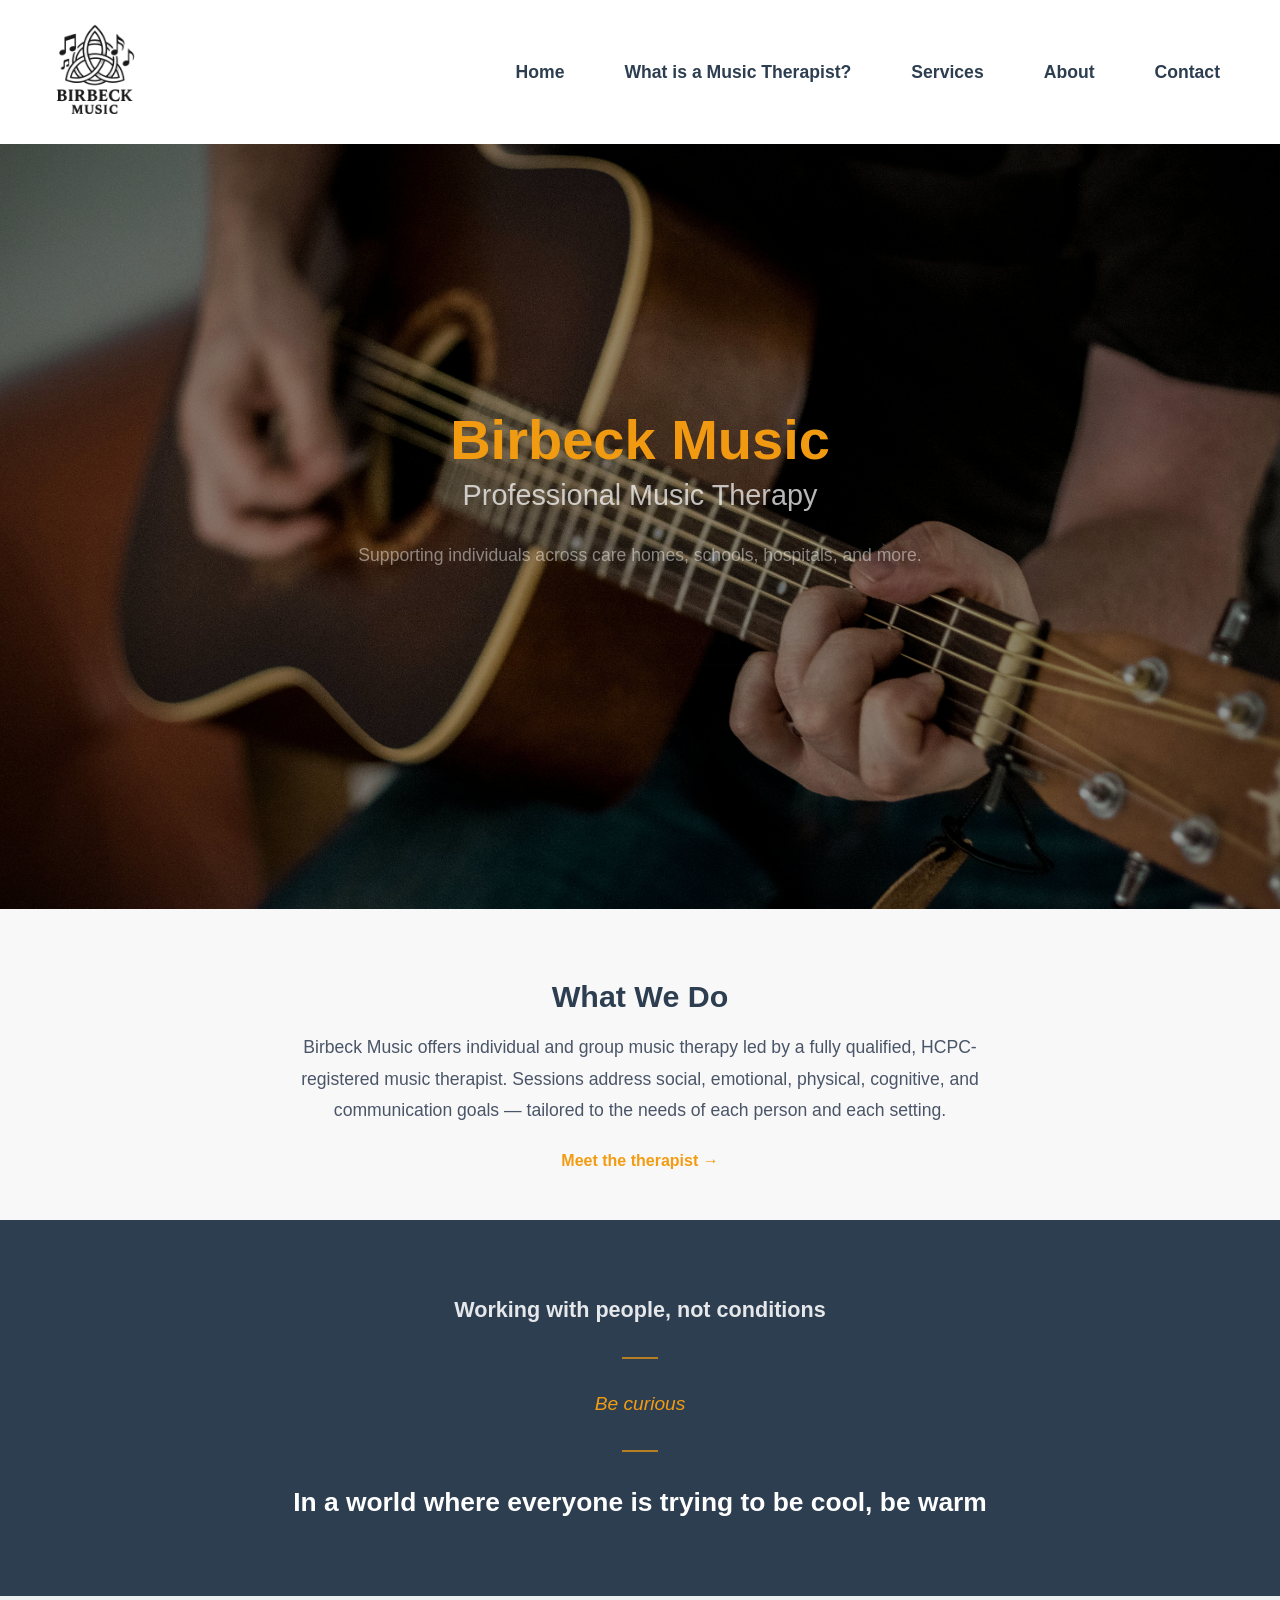
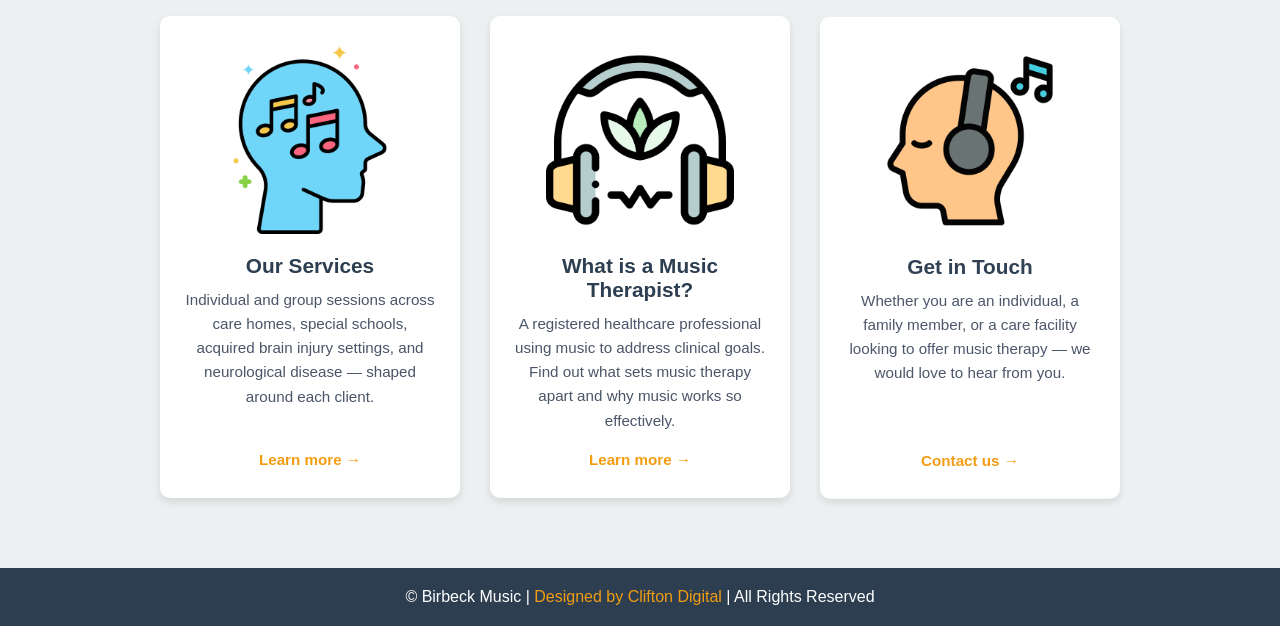
<file: index.html>
<!DOCTYPE html>
<html lang="en">
<head>
    <meta charset="UTF-8">
    <meta name="viewport" content="width=device-width, initial-scale=1.0">
    <title>Birbeck Music | Music Therapy</title>
    <link rel="stylesheet" href="style.css">
    <script src="https://cdnjs.cloudflare.com/ajax/libs/gsap/3.10.0/gsap.min.js"></script>
</head>
<body>
    <!-- Navbar -->
    <nav class="navbar">
    <div class="logo">
        <a href="/"><img src="images/logo.png" alt="Music Therapy Logo"></a>
    </div>
    <div class="burger">
        <span></span>
        <span></span>
        <span></span>
    </div>
    <ul class="nav-links">
        <li><a href="/">Home</a></li>
        <li><a href="music-therapist.html">What is a Music Therapist?</a></li>
        <li><a href="services.html">Services</a></li>
        <li><a href="about.html">About</a></li>
        <li><a href="contact.html">Contact</a></li>
    </ul>
</nav>

    <!-- Hero Section -->
    <header class="hero">
        <div class="hero-content">
            <h1>Birbeck Music</h1>
            <h2>Professional Music Therapy</h2>
            <p>Supporting individuals across care homes, schools, hospitals, and more.</p>
            <div class="hero-buttons">
                <a href="services.html" class="btn-primary">Explore Our Services</a>
                <a href="music-therapist.html" class="btn-secondary">What is a Music Therapist?</a>
            </div>
        </div>
    </header>

    <!-- Intro Section -->
    <section class="home-intro">
        <h2>What We Do</h2>
        <p>Birbeck Music offers individual and group music therapy led by a fully qualified, HCPC-registered music therapist. Sessions address social, emotional, physical, cognitive, and communication goals — tailored to the needs of each person and each setting.</p>
        <a href="about.html" class="home-intro-link">Meet the therapist &rarr;</a>
    </section>

    <!-- Philosophy Strip -->
    <section class="philosophy-strip">
        <p class="philosophy-stmt">Working with people, not conditions</p>
        <span class="philosophy-divider"></span>
        <p class="philosophy-stmt philosophy-stmt--accent">Be curious</p>
        <span class="philosophy-divider"></span>
        <p class="philosophy-stmt philosophy-stmt--feature">In a world where everyone is trying to be cool, be warm</p>
    </section>

    <!-- Feature Cards -->
    <section class="features">
        <a href="services.html" class="feature-item">
            <img src="images/pop1.png" alt="Music Therapy Sessions">
            <h3>Our Services</h3>
            <p>Individual and group sessions across care homes, special schools, acquired brain injury settings, and neurological disease — shaped around each client.</p>
            <span class="feature-link">Learn more &rarr;</span>
        </a>
        <a href="music-therapist.html" class="feature-item">
            <img src="images/pop2.png" alt="What is a Music Therapist">
            <h3>What is a Music Therapist?</h3>
            <p>A registered healthcare professional using music to address clinical goals. Find out what sets music therapy apart and why music works so effectively.</p>
            <span class="feature-link">Learn more &rarr;</span>
        </a>
        <a href="contact.html" class="feature-item">
            <img src="images/pop3.png" alt="Get in Touch">
            <h3>Get in Touch</h3>
            <p>Whether you are an individual, a family member, or a care facility looking to offer music therapy — we would love to hear from you.</p>
            <span class="feature-link">Contact us &rarr;</span>
        </a>
    </section>

    <!-- Footer -->
    <footer>
        <p>&copy; Birbeck Music | <a href="https://cliftondigital.co.uk">Designed by Clifton Digital</a> | All Rights Reserved</p>
    </footer>

<script>
    // Mobile menu toggle
    const burger = document.querySelector('.burger');
    const navLinks = document.querySelector('.nav-links');
    burger.addEventListener('click', () => {
        navLinks.classList.toggle('active');
    });

    // GSAP animations
    gsap.from(".hero h1", { opacity: 0, y: -40, duration: 1, delay: 0.3 });
    gsap.from(".hero h2", { opacity: 0, y: -20, duration: 1, delay: 0.6 });
    gsap.from(".hero p",  { opacity: 0, y: 20,  duration: 1, delay: 0.9 });
    gsap.from(".hero-buttons", { opacity: 0, y: 20, duration: 1, delay: 1.2 });
    gsap.from(".feature-item", { opacity: 0, y: 60, stagger: 0.15, duration: 0.8, delay: 0.2 });
</script>
</body>
</html>
</file>
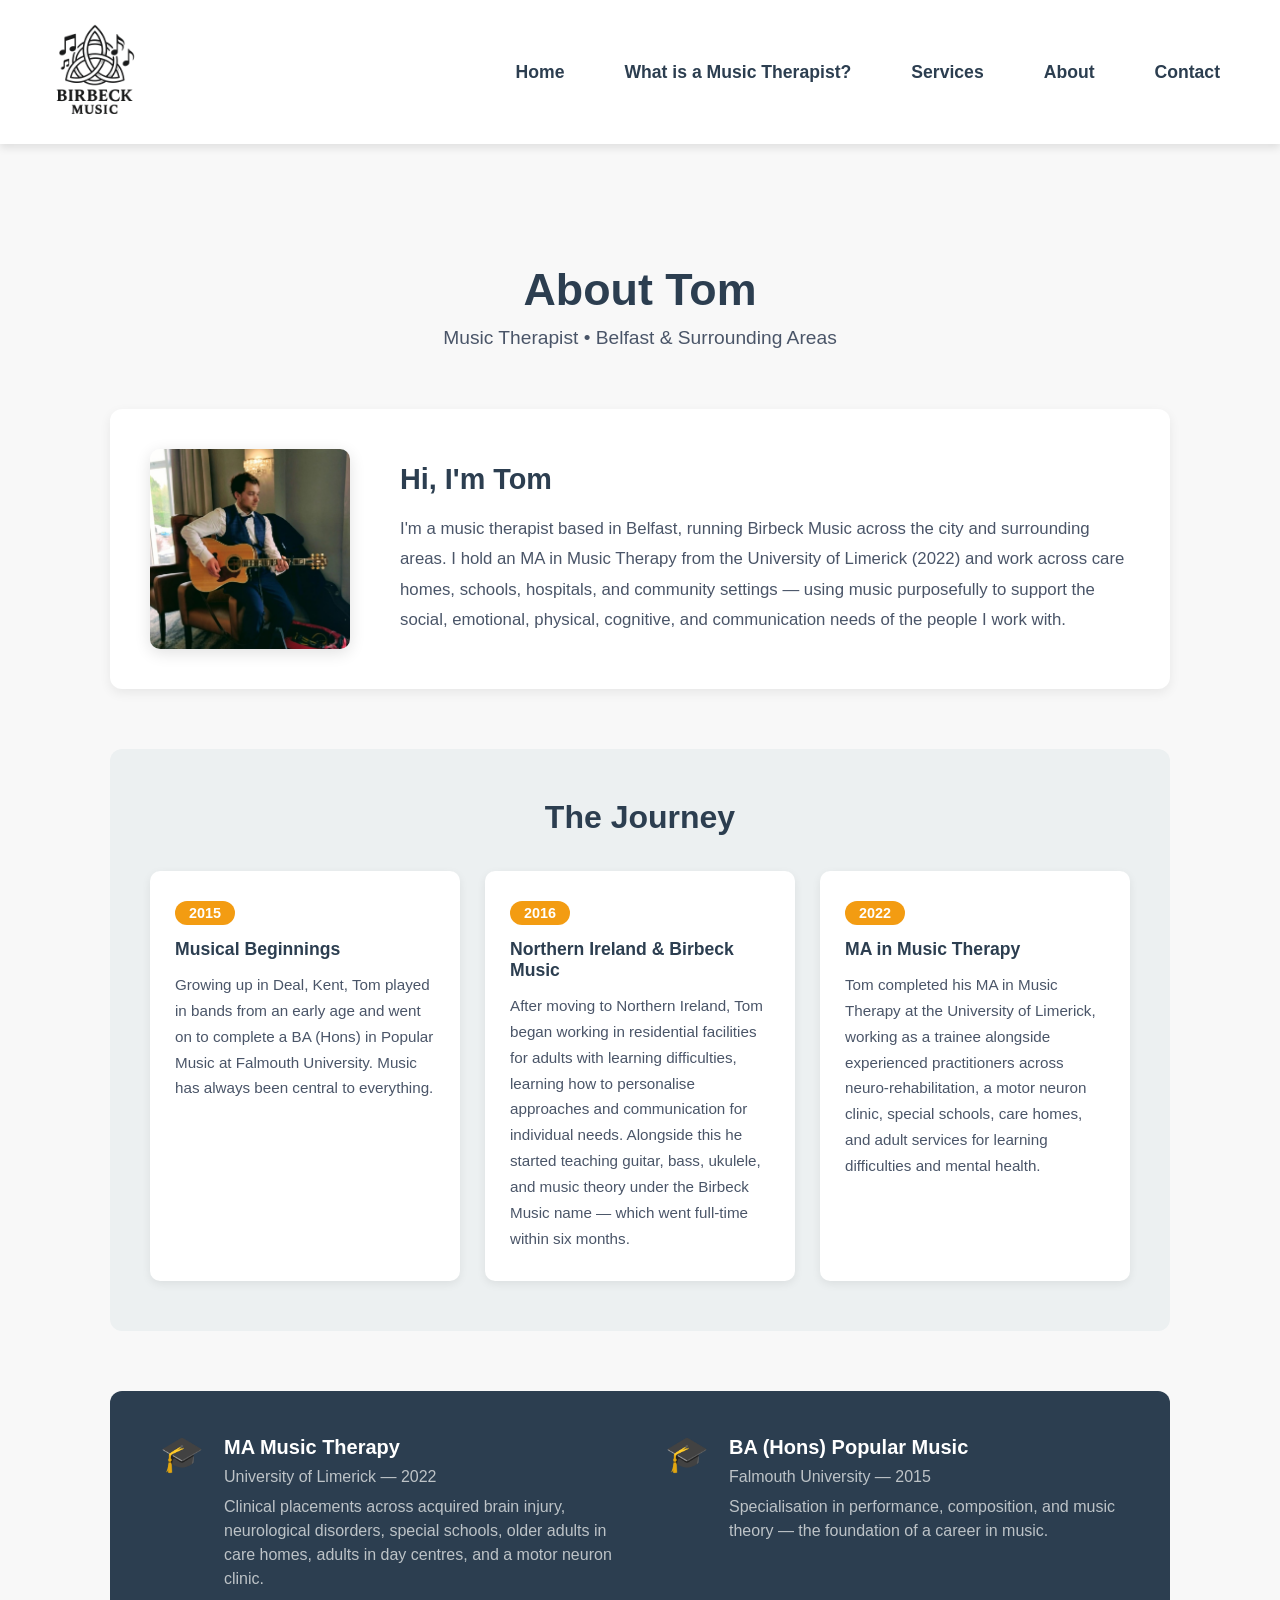
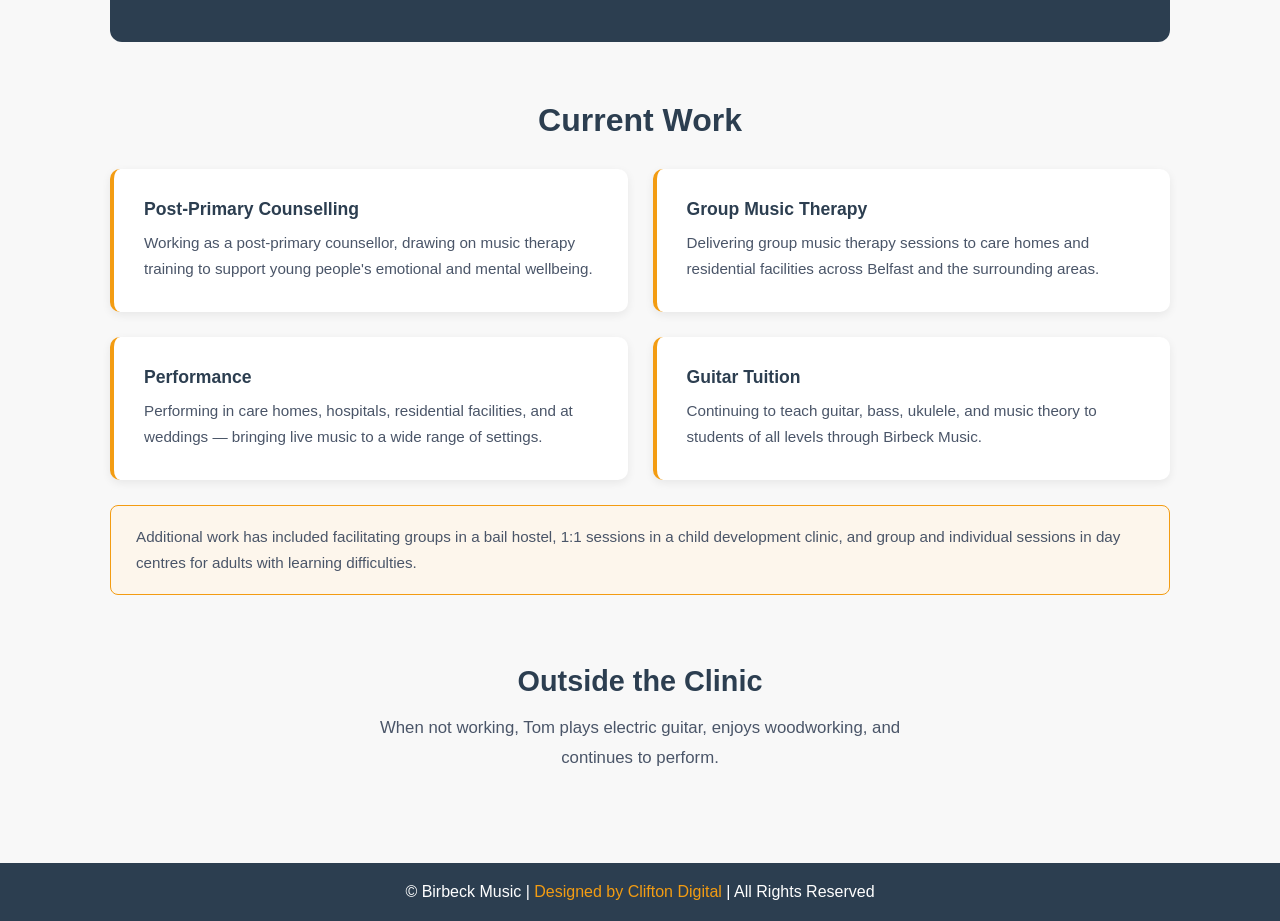
<file: about.html>
<!DOCTYPE html>
<html lang="en">
<head>
    <meta charset="UTF-8">
    <meta name="viewport" content="width=device-width, initial-scale=1.0">
    <title>About Tom - Birbeck Music</title>
    <link rel="stylesheet" href="style.css">
</head>
<body>
    <!-- Navbar -->
    <nav class="navbar">
        <div class="logo">
            <a href="/"><img src="images/logo.png" alt="Music Therapy Logo"></a>
        </div>
        <div class="burger">
            <span></span>
            <span></span>
            <span></span>
        </div>
        <ul class="nav-links">
            <li><a href="/">Home</a></li>
            <li><a href="music-therapist.html">What is a Music Therapist?</a></li>
            <li><a href="services.html">Services</a></li>
            <li><a href="about.html">About</a></li>
            <li><a href="contact.html">Contact</a></li>
        </ul>
    </nav>

    <div class="about-page">

        <!-- Page Heading -->
        <section class="about-hero">
            <h1>About Tom</h1>
            <p>Music Therapist &bull; Belfast &amp; Surrounding Areas</p>
        </section>

        <!-- Intro: Photo + Summary -->
        <section class="about-intro-section">
            <img src="images/about-tom.jpg" alt="Tom, Music Therapist" class="about-portrait">
            <div class="about-intro-text">
                <h2>Hi, I'm Tom</h2>
                <p>I'm a music therapist based in Belfast, running Birbeck Music across the city and surrounding areas. I hold an MA in Music Therapy from the University of Limerick (2022) and work across care homes, schools, hospitals, and community settings &mdash; using music purposefully to support the social, emotional, physical, cognitive, and communication needs of the people I work with.</p>
            </div>
        </section>

        <!-- Journey -->
        <section class="journey-section">
            <h2>The Journey</h2>
            <div class="journey-cards">
                <div class="journey-card">
                    <span class="journey-year">2015</span>
                    <h3>Musical Beginnings</h3>
                    <p>Growing up in Deal, Kent, Tom played in bands from an early age and went on to complete a BA (Hons) in Popular Music at Falmouth University. Music has always been central to everything.</p>
                </div>
                <div class="journey-card">
                    <span class="journey-year">2016</span>
                    <h3>Northern Ireland &amp; Birbeck Music</h3>
                    <p>After moving to Northern Ireland, Tom began working in residential facilities for adults with learning difficulties, learning how to personalise approaches and communication for individual needs. Alongside this he started teaching guitar, bass, ukulele, and music theory under the Birbeck Music name &mdash; which went full-time within six months.</p>
                </div>
                <div class="journey-card">
                    <span class="journey-year">2022</span>
                    <h3>MA in Music Therapy</h3>
                    <p>Tom completed his MA in Music Therapy at the University of Limerick, working as a trainee alongside experienced practitioners across neuro-rehabilitation, a motor neuron clinic, special schools, care homes, and adult services for learning difficulties and mental health.</p>
                </div>
            </div>
        </section>

        <!-- Qualifications -->
        <section class="about-quals-strip">
            <div class="about-quals-inner">
                <div class="about-qual-item">
                    <span class="about-qual-icon">&#127891;</span>
                    <div>
                        <h3>MA Music Therapy</h3>
                        <p>University of Limerick &mdash; 2022</p>
                        <p class="qual-detail">Clinical placements across acquired brain injury, neurological disorders, special schools, older adults in care homes, adults in day centres, and a motor neuron clinic.</p>
                    </div>
                </div>
                <div class="about-qual-item">
                    <span class="about-qual-icon">&#127891;</span>
                    <div>
                        <h3>BA (Hons) Popular Music</h3>
                        <p>Falmouth University &mdash; 2015</p>
                        <p class="qual-detail">Specialisation in performance, composition, and music theory &mdash; the foundation of a career in music.</p>
                    </div>
                </div>
            </div>
        </section>

        <!-- Current Work -->
        <section class="current-work-section">
            <h2>Current Work</h2>
            <div class="work-grid">
                <div class="work-card">
                    <h3>Post-Primary Counselling</h3>
                    <p>Working as a post-primary counsellor, drawing on music therapy training to support young people's emotional and mental wellbeing.</p>
                </div>
                <div class="work-card">
                    <h3>Group Music Therapy</h3>
                    <p>Delivering group music therapy sessions to care homes and residential facilities across Belfast and the surrounding areas.</p>
                </div>
                <div class="work-card">
                    <h3>Performance</h3>
                    <p>Performing in care homes, hospitals, residential facilities, and at weddings &mdash; bringing live music to a wide range of settings.</p>
                </div>
                <div class="work-card">
                    <h3>Guitar Tuition</h3>
                    <p>Continuing to teach guitar, bass, ukulele, and music theory to students of all levels through Birbeck Music.</p>
                </div>
            </div>
            <p class="additional-work-note">Additional work has included facilitating groups in a bail hostel, 1:1 sessions in a child development clinic, and group and individual sessions in day centres for adults with learning difficulties.</p>
        </section>

        <!-- Personal -->
        <section class="personal-section">
            <h2>Outside the Clinic</h2>
            <p>When not working, Tom plays electric guitar, enjoys woodworking, and continues to perform.</p>
        </section>

    </div>

    <!-- Footer -->
    <footer>
        <p>&copy; Birbeck Music | <a href="https://cliftondigital.co.uk">Designed by Clifton Digital</a> | All Rights Reserved</p>
    </footer>

    <script>
        const burger = document.querySelector('.burger');
        const navLinks = document.querySelector('.nav-links');
        burger.addEventListener('click', () => {
            navLinks.classList.toggle('active');
        });
    </script>
</body>
</html>
</file>
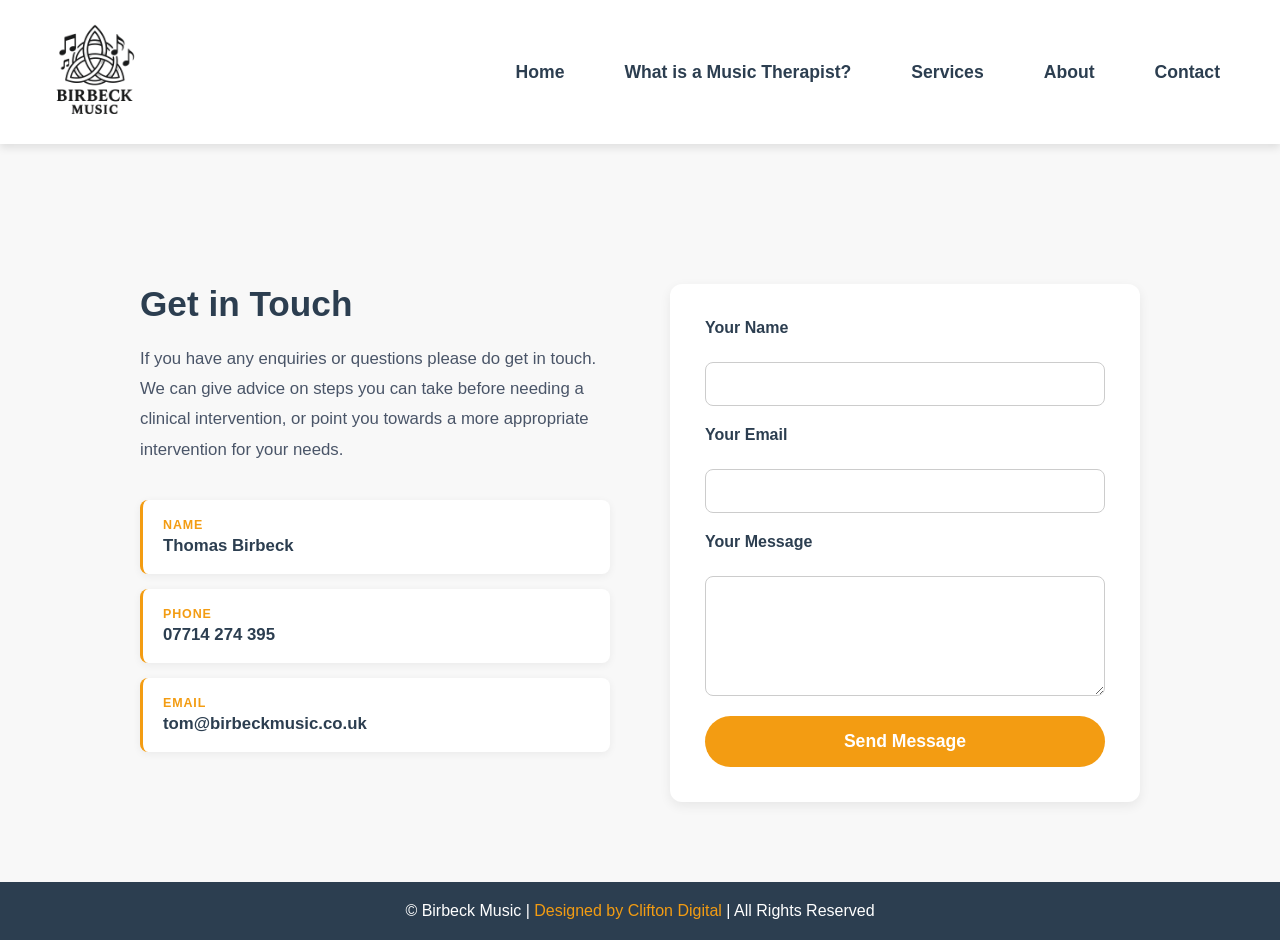
<file: contact.html>
<!DOCTYPE html>
<html lang="en">
<head>
    <meta charset="UTF-8">
    <meta name="viewport" content="width=device-width, initial-scale=1.0">
    <title>Contact - Birbeck Music</title>
    <link rel="stylesheet" href="style.css">
</head>
<body>
    <!-- Navbar -->
    <nav class="navbar">
        <div class="logo">
            <a href="/"><img src="images/logo.png" alt="Music Therapy Logo"></a>
        </div>
        <div class="burger">
            <span></span>
            <span></span>
            <span></span>
        </div>
        <ul class="nav-links">
            <li><a href="/">Home</a></li>
            <li><a href="music-therapist.html">What is a Music Therapist?</a></li>
            <li><a href="services.html">Services</a></li>
            <li><a href="about.html">About</a></li>
            <li><a href="contact.html">Contact</a></li>
        </ul>
    </nav>

    <!-- Contact Content -->
    <section class="contact">
        <div class="contact-layout">

            <!-- Left: info -->
            <div class="contact-info">
                <h1>Get in Touch</h1>
                <p>If you have any enquiries or questions please do get in touch. We can give advice on steps you can take before needing a clinical intervention, or point you towards a more appropriate intervention for your needs.</p>
                <div class="contact-details">
                    <div class="contact-detail-item">
                        <span class="contact-detail-label">Name</span>
                        <span>Thomas Birbeck</span>
                    </div>
                    <div class="contact-detail-item">
                        <span class="contact-detail-label">Phone</span>
                        <a href="tel:07714274395">07714 274 395</a>
                    </div>
                    <div class="contact-detail-item">
                        <span class="contact-detail-label">Email</span>
                        <a href="mailto:tom@birbeckmusic.co.uk">tom@birbeckmusic.co.uk</a>
                    </div>
                </div>
            </div>

            <!-- Right: form -->
            <div class="contact-form-wrapper">
                <form id="contact-form">
                    <label for="name">Your Name</label>
                    <input type="text" id="name" name="name" required>

                    <label for="email">Your Email</label>
                    <input type="email" id="email" name="email" required>

                    <label for="message">Your Message</label>
                    <textarea id="message" name="message" required></textarea>

                    <button type="submit" id="submit-btn">Send Message</button>
                    <p id="form-status" style="margin-top:1rem;display:none;"></p>
                </form>
            </div>

        </div>
    </section>

    <!-- Footer -->
    <footer>
        <p>&copy; Birbeck Music | <a href="https://cliftondigital.co.uk">Designed by Clifton Digital</a> | All Rights Reserved</p>
    </footer>

    <script>
        const burger = document.querySelector('.burger');
        const navLinks = document.querySelector('.nav-links');
        burger.addEventListener('click', () => navLinks.classList.toggle('active'));

        const form = document.getElementById('contact-form');
        const status = document.getElementById('form-status');
        const submitBtn = document.getElementById('submit-btn');

        form.addEventListener('submit', async (e) => {
            e.preventDefault();
            submitBtn.disabled = true;
            submitBtn.textContent = 'Sending...';
            status.style.display = 'none';

            try {
                const response = await fetch('https://formspree.io/f/xjgaeewl', {
                    method: 'POST',
                    headers: { 'Accept': 'application/json' },
                    body: new FormData(form)
                });

                if (response.ok) {
                    form.reset();
                    status.textContent = 'Thank you! Your message has been sent.';
                    status.style.color = 'green';
                } else {
                    status.textContent = 'Something went wrong. Please try again or email us directly.';
                    status.style.color = 'red';
                }
            } catch {
                status.textContent = 'Something went wrong. Please try again or email us directly.';
                status.style.color = 'red';
            }

            status.style.display = 'block';
            submitBtn.disabled = false;
            submitBtn.textContent = 'Send Message';
        });
    </script>
</body>
</html>
</file>
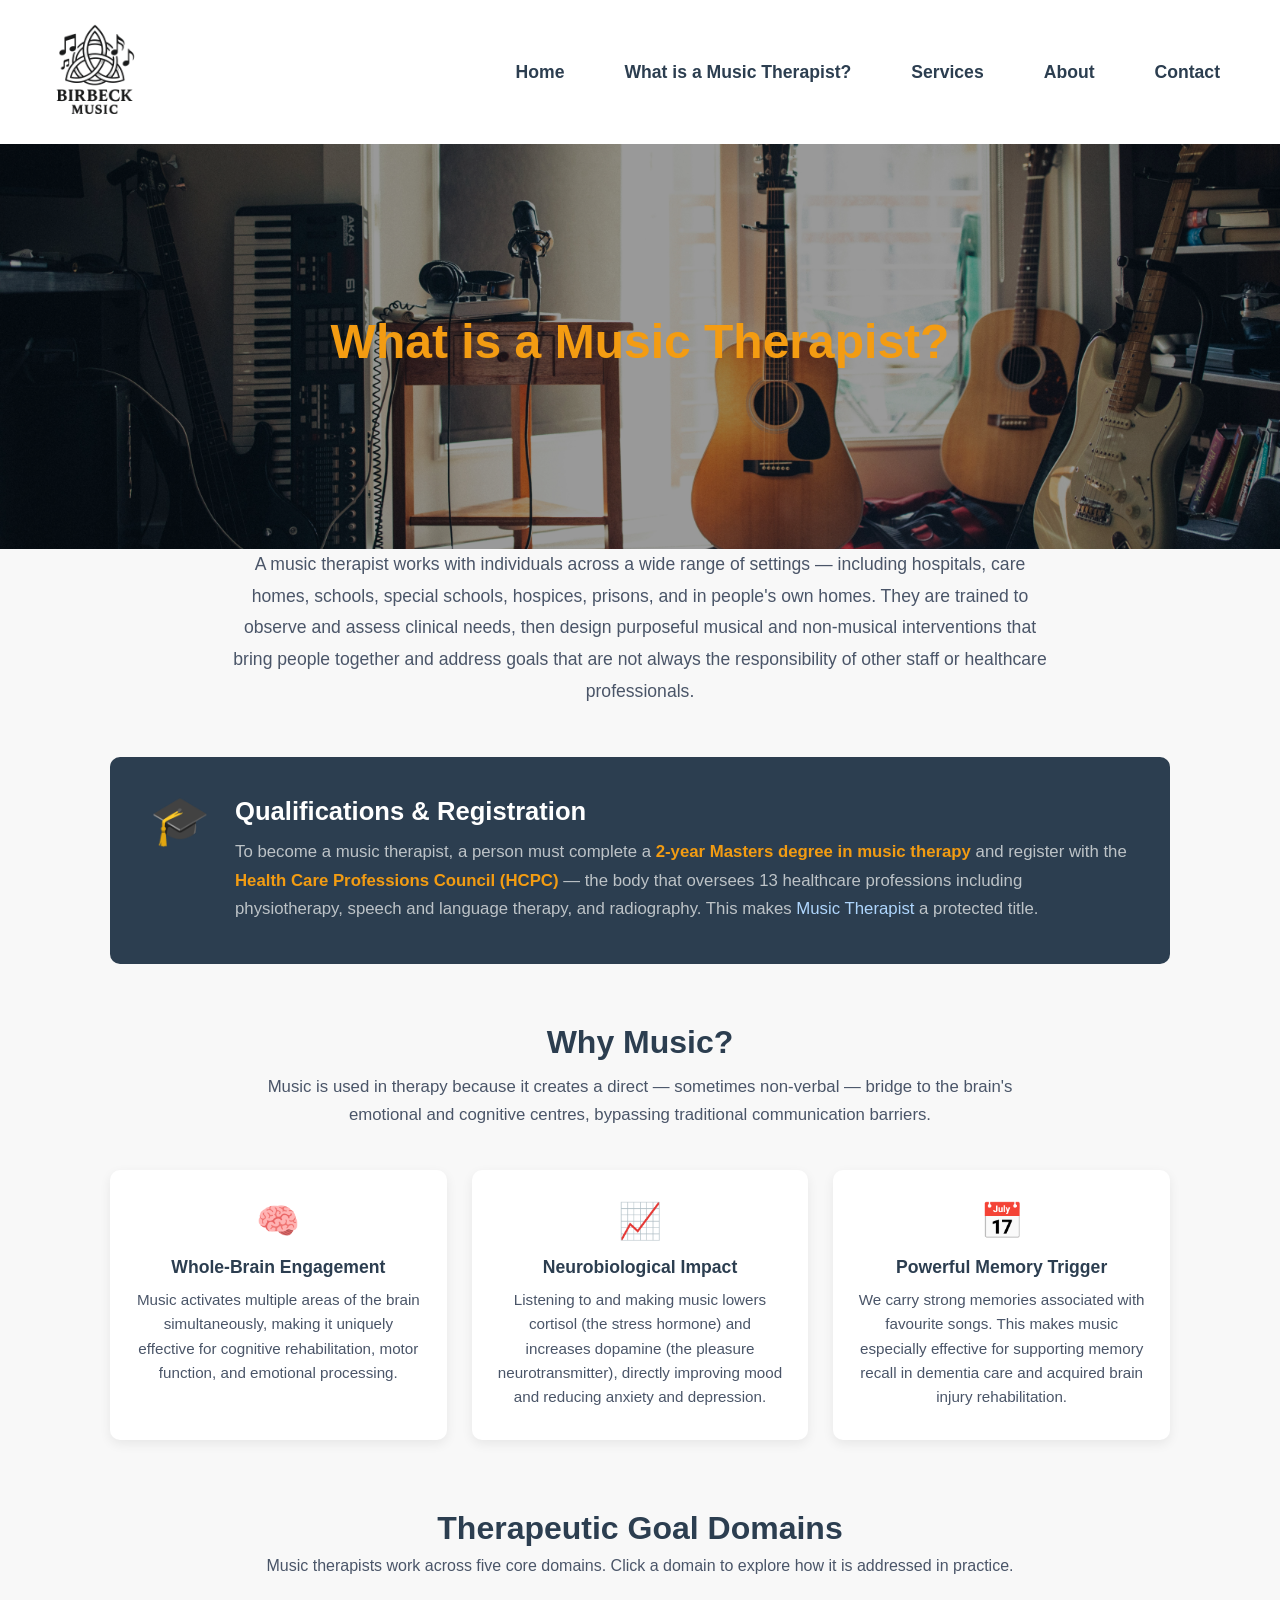
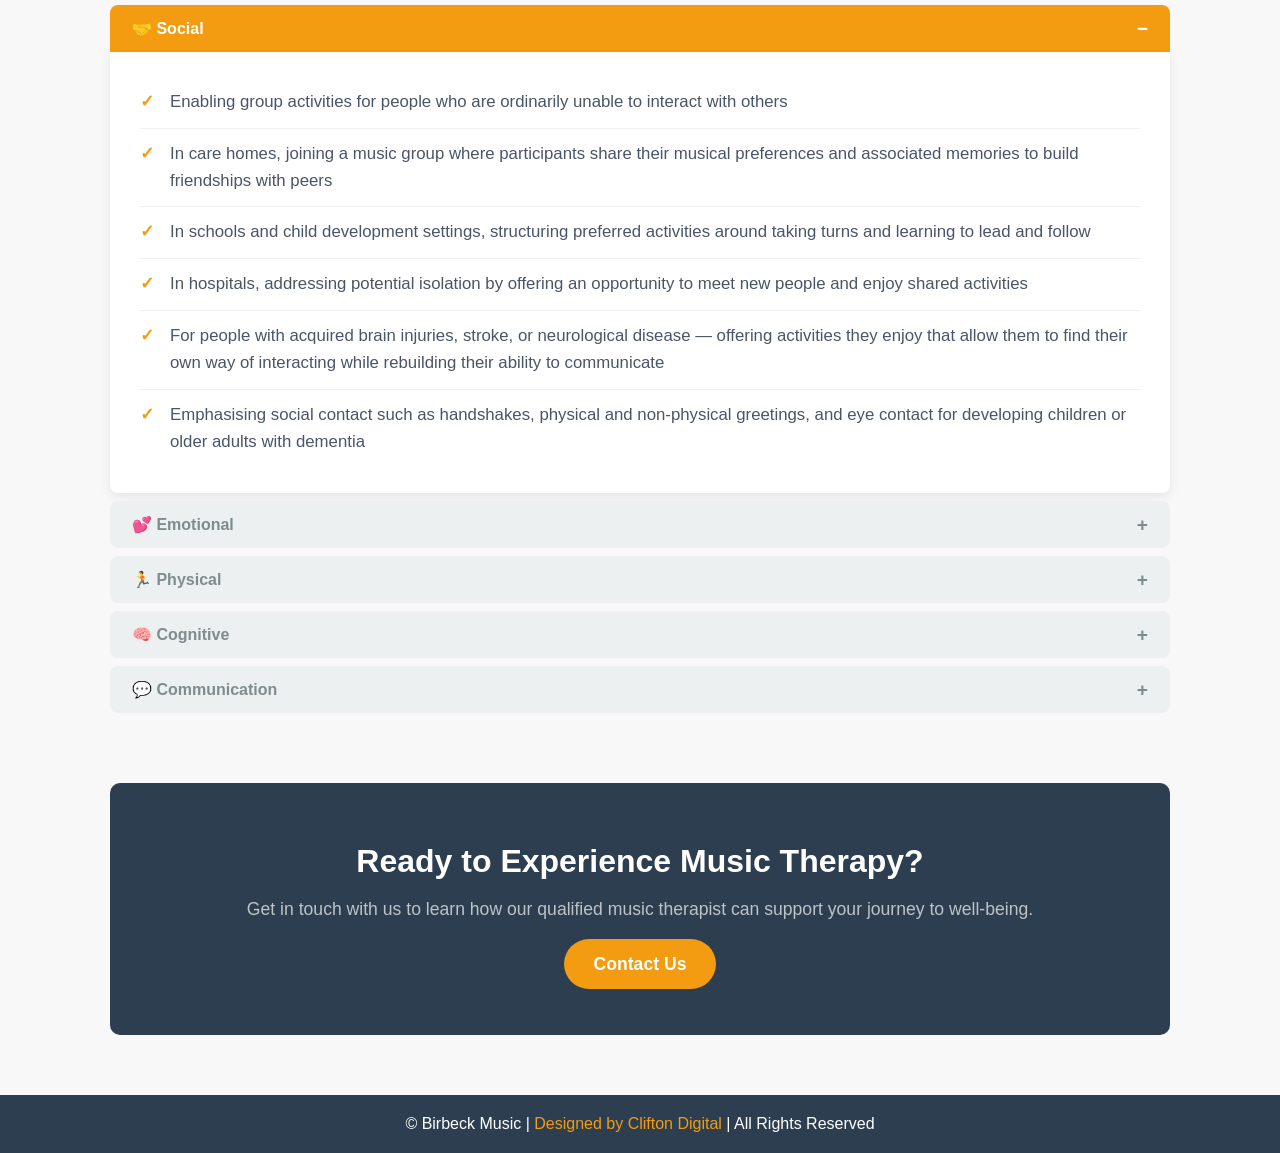
<file: music-therapist.html>
<!DOCTYPE html>
<html lang="en">
<head>
    <meta charset="UTF-8">
    <meta name="viewport" content="width=device-width, initial-scale=1.0">
    <title>What is a Music Therapist? - Birbeck Music</title>
    <link rel="stylesheet" href="style.css">
</head>
<body>
    <!-- Navbar -->
    <nav class="navbar">
    <div class="logo">
        <a href="/"><img src="images/logo.png" alt="Music Therapy Logo"></a>
    </div>
    <div class="burger">
        <span></span>
        <span></span>
        <span></span>
    </div>
    <ul class="nav-links">
        <li><a href="/">Home</a></li>
        <li><a href="music-therapist.html">What is a Music Therapist?</a></li>
        <li><a href="services.html">Services</a></li>
        <li><a href="about.html">About</a></li>
        <li><a href="contact.html">Contact</a></li>
    </ul>
</nav>

    <!-- Page Hero -->
    <section class="page-hero therapist-hero-bg">
        <div class="page-hero-content">
            <h1>What is a Music Therapist?</h1>
            
        </div>
    </section>

    <!-- Page Content -->
    <section class="therapist-page">

        <!-- Intro -->
        <div class="therapist-intro">
            <p>A music therapist works with individuals across a wide range of settings — including hospitals, care homes, schools, special schools, hospices, prisons, and in people's own homes. They are trained to observe and assess clinical needs, then design purposeful musical and non-musical interventions that bring people together and address goals that are not always the responsibility of other staff or healthcare professionals.</p>
        </div>

        <!-- Qualifications Banner -->
        <div class="qualifications-banner">
            <div class="qual-icon">&#127891;</div>
            <div class="qual-text">
                <h2>Qualifications &amp; Registration</h2>
                <p>To become a music therapist, a person must complete a <strong>2-year Masters degree in music therapy</strong> and register with the <strong>Health Care Professions Council (HCPC)</strong> — the body that oversees 13 healthcare professions including physiotherapy, speech and language therapy, and radiography. This makes <em>Music Therapist</em> a protected title.</p>
            </div>
        </div>

        <!-- Why Music? -->
        <div class="why-music-section">
            <h2>Why Music?</h2>
            <p class="why-music-intro">Music is used in therapy because it creates a direct — sometimes non-verbal — bridge to the brain's emotional and cognitive centres, bypassing traditional communication barriers.</p>

            <div class="why-music-grid">

                <div class="why-music-card">
                    <div class="why-icon">&#129504;</div>
                    <h3>Whole-Brain Engagement</h3>
                    <p>Music activates multiple areas of the brain simultaneously, making it uniquely effective for cognitive rehabilitation, motor function, and emotional processing.</p>
                </div>

                <div class="why-music-card">
                    <div class="why-icon">&#128200;</div>
                    <h3>Neurobiological Impact</h3>
                    <p>Listening to and making music lowers cortisol (the stress hormone) and increases dopamine (the pleasure neurotransmitter), directly improving mood and reducing anxiety and depression.</p>
                </div>

                <div class="why-music-card">
                    <div class="why-icon">&#128197;</div>
                    <h3>Powerful Memory Trigger</h3>
                    <p>We carry strong memories associated with favourite songs. This makes music especially effective for supporting memory recall in dementia care and acquired brain injury rehabilitation.</p>
                </div>

            </div>
        </div>

        <!-- Goal Domains - Accordion -->
        <div class="goals-section">
            <h2>Therapeutic Goal Domains</h2>
            <p class="goals-intro">Music therapists work across five core domains. Click a domain to explore how it is addressed in practice.</p>

            <div class="accordion">

                <div class="accordion-item">
                    <button class="accordion-btn active" data-target="social">&#129309; Social <span class="accordion-icon">&#8722;</span></button>
                    <div class="accordion-panel open" id="social">
                        <ul class="goal-list">
                            <li>Enabling group activities for people who are ordinarily unable to interact with others</li>
                            <li>In care homes, joining a music group where participants share their musical preferences and associated memories to build friendships with peers</li>
                            <li>In schools and child development settings, structuring preferred activities around taking turns and learning to lead and follow</li>
                            <li>In hospitals, addressing potential isolation by offering an opportunity to meet new people and enjoy shared activities</li>
                            <li>For people with acquired brain injuries, stroke, or neurological disease — offering activities they enjoy that allow them to find their own way of interacting while rebuilding their ability to communicate</li>
                            <li>Emphasising social contact such as handshakes, physical and non-physical greetings, and eye contact for developing children or older adults with dementia</li>
                        </ul>
                    </div>
                </div>

                <div class="accordion-item">
                    <button class="accordion-btn" data-target="emotional">&#128149; Emotional <span class="accordion-icon">&#43;</span></button>
                    <div class="accordion-panel" id="emotional">
                        <ul class="goal-list">
                            <li>Addressing past trauma in a safe, consistent therapeutic relationship — sometimes through talking, sometimes through songwriting or creating playlists, facilitated by someone with appropriate training</li>
                            <li>Supporting people through times of duress with a professional who can remain consistent and present</li>
                            <li>Creating music that reflects an unspeakable or difficult situation, offering a way to process experiences that feel beyond words</li>
                            <li>For people in end-of-life care, working through songwriting or playlist creation to reflect their experiences and the impact of their changed circumstances</li>
                        </ul>
                    </div>
                </div>

                <div class="accordion-item">
                    <button class="accordion-btn" data-target="physical">&#127939; Physical <span class="accordion-icon">&#43;</span></button>
                    <div class="accordion-panel" id="physical">
                        <ul class="goal-list">
                            <li>Offering motivational activities to promote recovery or rehabilitation for people with a neurological disease</li>
                            <li>Addressing fine and gross motor skills — including bimanual movement and crossing the midline — for children with delayed development</li>
                            <li>Using rhythmic entrainment to support gait, movement, and coordination in physical rehabilitation</li>
                            <li>Aiding pain management and reducing physiological stress responses through music</li>
                        </ul>
                    </div>
                </div>

                <div class="accordion-item">
                    <button class="accordion-btn" data-target="cognitive">&#129504; Cognitive <span class="accordion-icon">&#43;</span></button>
                    <div class="accordion-panel" id="cognitive">
                        <ul class="goal-list">
                            <li>Building the ability for a young child with a developmental delay to retain attention on a task</li>
                            <li>Using familiar music to support memory for people with acquired brain injuries — favourite music acts as motivation and memory interventions can include learning lyrics or playing instruments</li>
                            <li>Building executive skills: decision-making, leading interactions, and problem-solving through structured musical activities</li>
                        </ul>
                    </div>
                </div>

                <div class="accordion-item">
                    <button class="accordion-btn" data-target="communication">&#128172; Communication <span class="accordion-icon">&#43;</span></button>
                    <div class="accordion-panel" id="communication">
                        <ul class="goal-list">
                            <li>Building pre-verbal communication for children, including eye contact, gestural communication, and responding to external cues</li>
                            <li>Developing verbal and non-verbal communication for children with developmental delays</li>
                            <li>Rebuilding speech patterns for people with acquired brain injuries by practising speech sounds, breathing, and patterns within a musical context, then transferring skills to everyday speech</li>
                            <li>Building expressive communication to enhance someone's ability to articulate their thoughts, feelings, and needs</li>
                        </ul>
                    </div>
                </div>

            </div>
        </div>

        <!-- CTA -->
        <div class="therapist-cta">
            <h2>Ready to Experience Music Therapy?</h2>
            <p>Get in touch with us to learn how our qualified music therapist can support your journey to well-being.</p>
            <a href="contact.html" class="btn-primary">Contact Us</a>
        </div>

    </section>

    <!-- Footer -->
    <footer>
        <p>&copy; Birbeck Music | <a href="https://cliftondigital.co.uk">Designed by Clifton Digital</a> | All Rights Reserved</p>
    </footer>

<script>
    // Mobile menu toggle
    const burger = document.querySelector('.burger');
    const navLinks = document.querySelector('.nav-links');
    burger.addEventListener('click', () => {
        navLinks.classList.toggle('active');
    });

    // Goal domain accordion
    document.querySelectorAll('.accordion-btn').forEach(btn => {
        btn.addEventListener('click', () => {
            const panel = document.getElementById(btn.dataset.target);
            const isOpen = btn.classList.contains('active');
            document.querySelectorAll('.accordion-btn').forEach(b => {
                b.classList.remove('active');
                b.querySelector('.accordion-icon').textContent = '+';
            });
            document.querySelectorAll('.accordion-panel').forEach(p => p.classList.remove('open'));
            if (!isOpen) {
                btn.classList.add('active');
                btn.querySelector('.accordion-icon').textContent = '−';
                panel.classList.add('open');
            }
        });
    });
</script>
</body>
</html>
</file>
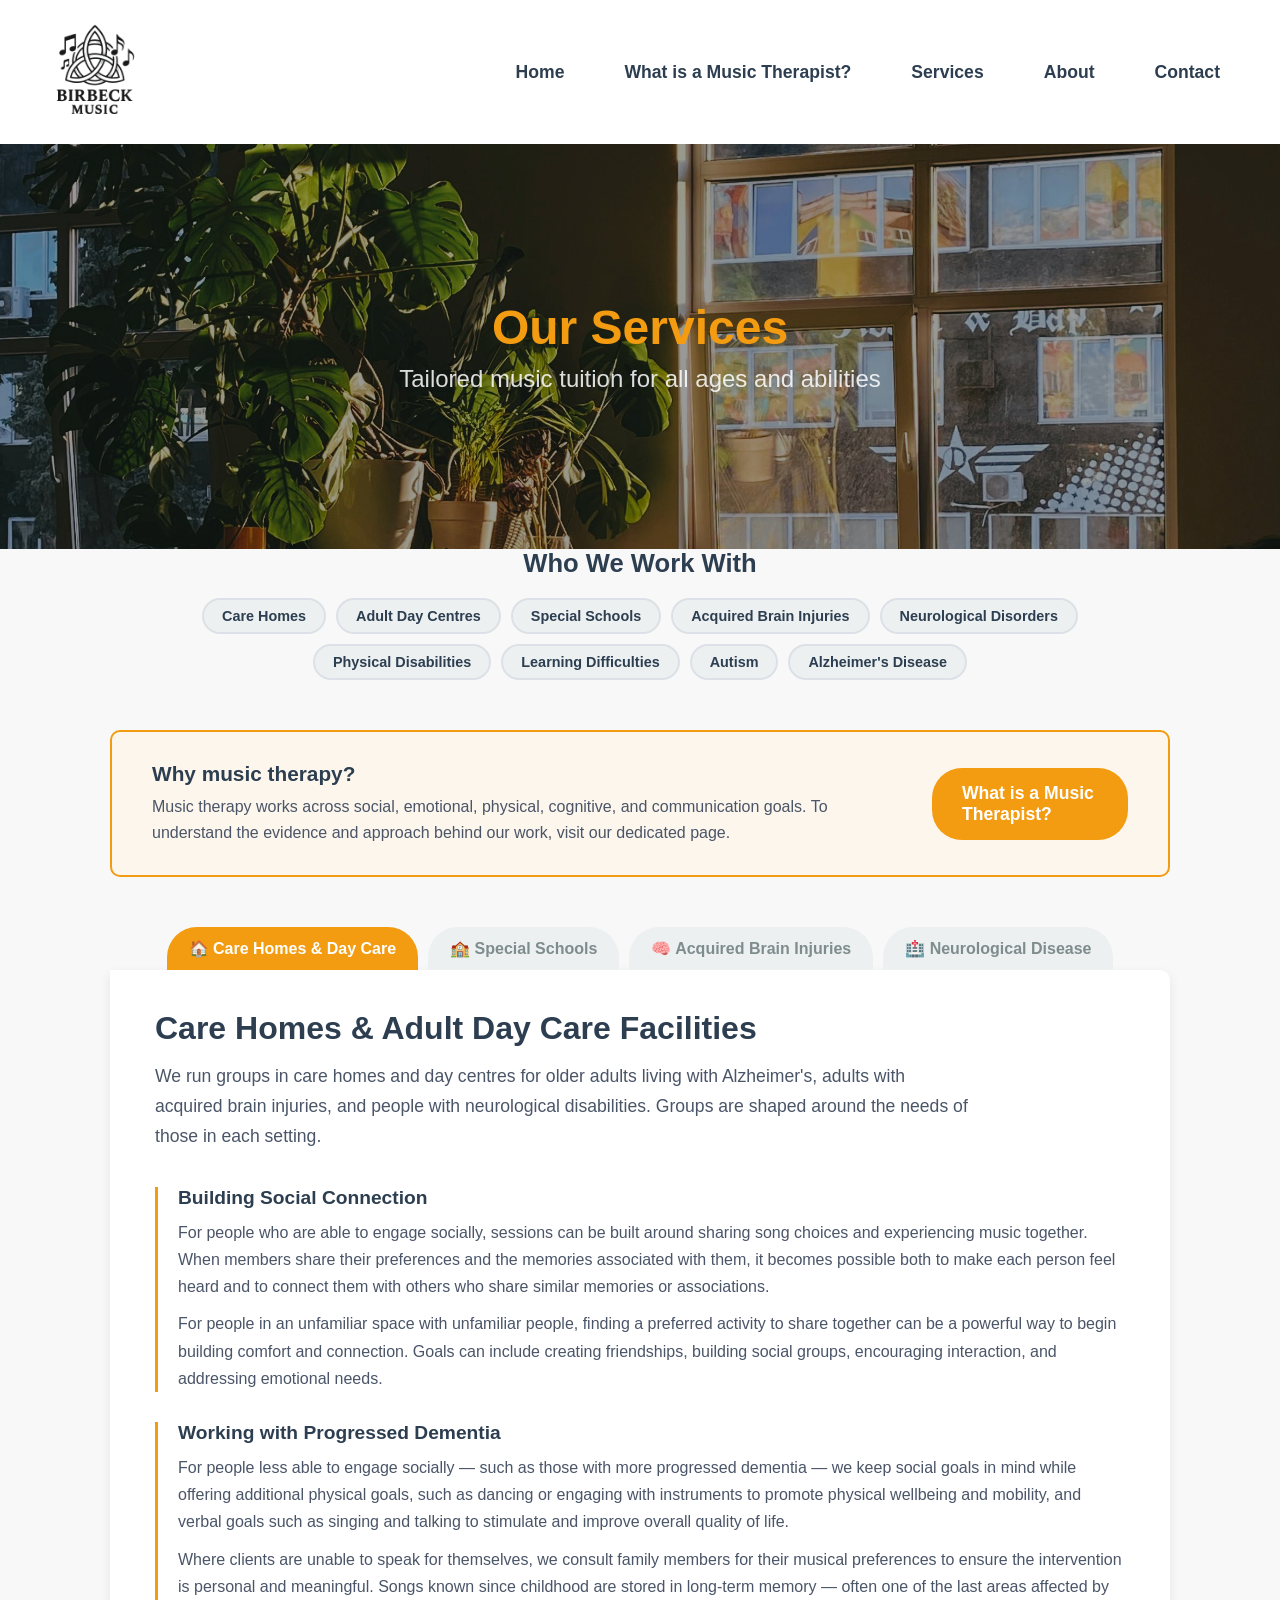
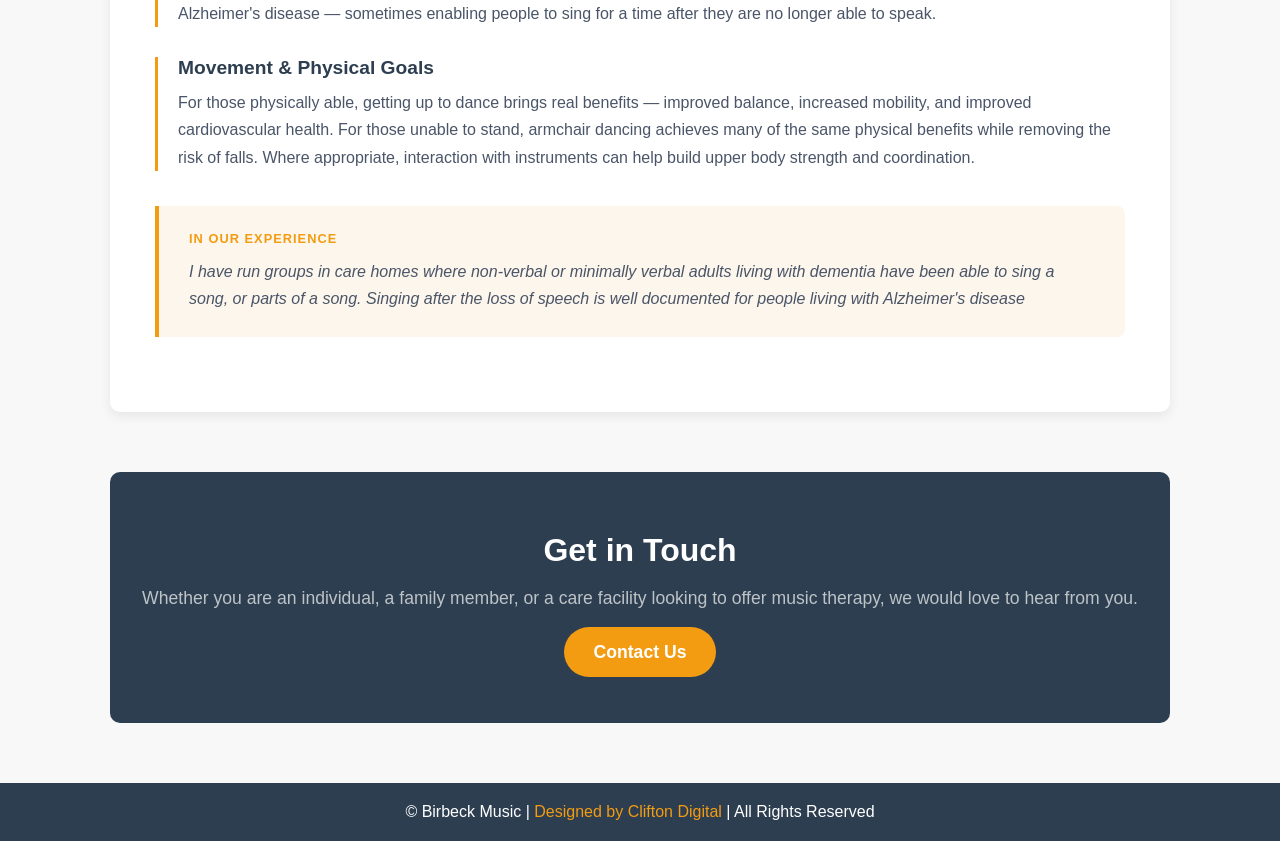
<file: services.html>
<!DOCTYPE html>
<html lang="en">
<head>
    <meta charset="UTF-8">
    <meta name="viewport" content="width=device-width, initial-scale=1.0">
    <title>Services - Birbeck Music</title>
    <link rel="stylesheet" href="style.css">
</head>
<body>
    <!-- Navbar -->
    <nav class="navbar">
    <div class="logo">
        <a href="/"><img src="images/logo.png" alt="Music Therapy Logo"></a>
    </div>
    <div class="burger">
        <span></span>
        <span></span>
        <span></span>
    </div>
    <ul class="nav-links">
        <li><a href="/">Home</a></li>
        <li><a href="music-therapist.html">What is a Music Therapist?</a></li>
        <li><a href="services.html">Services</a></li>
        <li><a href="about.html">About</a></li>
        <li><a href="contact.html">Contact</a></li>
    </ul>
</nav>

    <!-- Page Hero -->
    <section class="page-hero services-hero-bg">
        <div class="page-hero-content">
            <h1>Our Services</h1>
            <h2>Tailored music tuition for all ages and abilities</h2>
        </div>
    </section>

    <section class="services-page">

        <!-- Who We Work With -->
        <div class="who-we-work-with">
            <h2>Who We Work With</h2>
            <div class="population-tags">
                <span class="pop-tag">Care Homes</span>
                <span class="pop-tag">Adult Day Centres</span>
                <span class="pop-tag">Special Schools</span>
                <span class="pop-tag">Acquired Brain Injuries</span>
                <span class="pop-tag">Neurological Disorders</span>
                <span class="pop-tag">Physical Disabilities</span>
                <span class="pop-tag">Learning Difficulties</span>
                <span class="pop-tag">Autism</span>
                <span class="pop-tag">Alzheimer's Disease</span>
            </div>
        </div>

        <!-- Link to music therapist page -->
        <div class="why-callout">
            <div class="why-callout-text">
                <h3>Why music therapy?</h3>
                <p>Music therapy works across social, emotional, physical, cognitive, and communication goals. To understand the evidence and approach behind our work, visit our dedicated page.</p>
            </div>
            <a href="music-therapist.html" class="btn-primary">What is a Music Therapist?</a>
        </div>

        <!-- Service Tabs -->
        <div class="services-tabs-section">

            <div class="services-tabs">
                <button class="svc-tab-btn active" data-tab="care-homes">&#127968; Care Homes &amp; Day Care</button>
                <button class="svc-tab-btn" data-tab="special-schools">&#127979; Special Schools</button>
                <button class="svc-tab-btn" data-tab="abi">&#129504; Acquired Brain Injuries</button>
                <button class="svc-tab-btn" data-tab="neuro">&#127973; Neurological Disease</button>
            </div>

            <div class="svc-tab-content">

                <!-- Care Homes -->
                <div class="svc-tab-panel active" id="care-homes">
                    <h2>Care Homes &amp; Adult Day Care Facilities</h2>
                    <p class="svc-intro">We run groups in care homes and day centres for older adults living with Alzheimer's, adults with acquired brain injuries, and people with neurological disabilities. Groups are shaped around the needs of those in each setting.</p>

                    <div class="svc-subsections">

                        <div class="svc-subsection">
                            <h3>Building Social Connection</h3>
                            <p>For people who are able to engage socially, sessions can be built around sharing song choices and experiencing music together. When members share their preferences and the memories associated with them, it becomes possible both to make each person feel heard and to connect them with others who share similar memories or associations.</p>
                            <p>For people in an unfamiliar space with unfamiliar people, finding a preferred activity to share together can be a powerful way to begin building comfort and connection. Goals can include creating friendships, building social groups, encouraging interaction, and addressing emotional needs.</p>
                        </div>

                        <div class="svc-subsection">
                            <h3>Working with Progressed Dementia</h3>
                            <p>For people less able to engage socially — such as those with more progressed dementia — we keep social goals in mind while offering additional physical goals, such as dancing or engaging with instruments to promote physical wellbeing and mobility, and verbal goals such as singing and talking to stimulate and improve overall quality of life.</p>
                            <p>Where clients are unable to speak for themselves, we consult family members for their musical preferences to ensure the intervention is personal and meaningful. Songs known since childhood are stored in long-term memory — often one of the last areas affected by Alzheimer's disease — sometimes enabling people to sing for a time after they are no longer able to speak.</p>
                        </div>

                        <div class="svc-subsection">
                            <h3>Movement &amp; Physical Goals</h3>
                            <p>For those physically able, getting up to dance brings real benefits — improved balance, increased mobility, and improved cardiovascular health. For those unable to stand, armchair dancing achieves many of the same physical benefits while removing the risk of falls. Where appropriate, interaction with instruments can help build upper body strength and coordination.</p>
                        </div>

                    </div>

                    <div class="case-study">
                        <div class="case-study-label">In Our Experience</div>
                        <p>I have run groups in care homes where non-verbal or minimally verbal adults living with dementia have been able to sing a song, or parts of a song. Singing after the loss of speech is well documented for people living with Alzheimer's disease</p>
                    </div>
                </div>

                <!-- Special Schools -->
                <div class="svc-tab-panel" id="special-schools">
                    <h2>Special Schools</h2>
                    <p class="svc-intro">We offer both group and individual sessions for children and young people in special schools, working across communication, social, and developmental goals. Sessions are shaped around each child's needs and delivered at their pace.</p>

                    <div class="svc-goals-grid">
                        <div class="svc-goal-card">
                            <div class="svc-goal-icon">&#129309;</div>
                            <h3>Social Skills</h3>
                            <p>Using structured musical activities to build turn-taking, leading, following, and the ability to engage with peers in a shared group setting.</p>
                        </div>
                        <div class="svc-goal-card">
                            <div class="svc-goal-icon">&#128172;</div>
                            <h3>Communication Skills</h3>
                            <p>Building verbal and non-verbal communication through musical interaction — including eye contact, gesture, vocalisation, and responding to cues from others.</p>
                        </div>
                        <div class="svc-goal-card">
                            <div class="svc-goal-icon">&#127381;</div>
                            <h3>Pre-Verbal Development</h3>
                            <p>For children at pre-verbal stages, music therapy supports the foundations of communication — sustained attention, intentional vocalisation, and shared focus.</p>
                        </div>
                    </div>
                </div>

                <!-- Acquired Brain Injuries -->
                <div class="svc-tab-panel" id="abi">
                    <h2>Acquired Brain Injuries</h2>
                    <p class="svc-intro">We run group and 1:1 sessions for people with acquired brain injuries. Goals are broad and cater to the individual — from social reconnection and speech rehabilitation to emotional processing and cognitive recovery.</p>

                    <div class="svc-subsections">

                        <div class="svc-subsection">
                            <h3>Social Connection</h3>
                            <p>Group sessions address the isolation that can follow an acquired brain injury — whether from moving to a care home, losing access to previous social groups, or being unable to verbally connect with peers. Sessions can appear as an interactive music group but, depending on the needs of those involved, may become more conversational than musical — centred around sharing music preferences and the memories they carry.</p>
                            <p>In our experience there are many overlaps in known music between members of even very different groups. Through discussing choices and the reasons behind them, sessions can resemble a social group that uses music as a shared thread.</p>
                        </div>

                        <div class="svc-subsection">
                            <h3>Speech &amp; Communication</h3>
                            <p>Loss of speech significantly impacts a person's ability to advocate for themselves, engage with their social network, and communicate their needs. We use music to engage, focus, practise sentence structure, and improve breathing — skills that can then be transferred into everyday conversation. Where appropriate, we work collaboratively with speech and language therapy teams to support a joined-up approach to rehabilitation.</p>
                        </div>

                        <div class="svc-subsection">
                            <h3>Emotional Goals</h3>
                            <p>Motivation is often found through powerful memories — both positive and negative. By working through music associated with those memories, it can be possible to address the emotional weight of significant life changes and loss in a safe, consistent therapeutic space.</p>
                        </div>

                    </div>

                    <div class="case-study">
                        <div class="case-study-label">A Client's Story</div>
                        <p>One client we worked with was grieving the loss of loved ones and lacked the social network to support processing those emotions — which led to further isolation. Using the songs that reminded her of those family members and friends, we were able to address speech rehabilitation goals while also providing a safe space to access and process those memories. Being able to express those feelings — and to use the space to work on emotional goals alongside primary speech goals — was a meaningful and important outcome.</p>
                    </div>

                    <!-- Brain Areas -->
                    <div class="brain-section">
                        <h3>Why Music Works in Brain Injury Rehabilitation</h3>
                        <p class="brain-intro">One of the key benefits of using music in this setting is that it engages nearly all parts of the brain simultaneously — making it uniquely suited to neurological rehabilitation.</p>

                        <div class="brain-grid">
                            <div class="brain-card">
                                <h4>Temporal Lobe</h4>
                                <p>Analyses pitch, tone, melody, and volume.</p>
                            </div>
                            <div class="brain-card">
                                <h4>Cerebellum</h4>
                                <p>Processes rhythm, timing, and physical movement — often causing us to tap our feet or dance.</p>
                            </div>
                            <div class="brain-card">
                                <h4>Limbic System</h4>
                                <p>Responsible for emotional experience, pleasure, and memory — such as feeling chills or recalling past events.</p>
                            </div>
                            <div class="brain-card">
                                <h4>Prefrontal Cortex</h4>
                                <p>Controls executive functions including anticipating the next note, sustained attention, and decision-making.</p>
                            </div>
                            <div class="brain-card">
                                <h4>Motor Cortex</h4>
                                <p>Engages when we move, dance, or play instruments.</p>
                            </div>
                            <div class="brain-card">
                                <h4>Corpus Callosum</h4>
                                <p>Facilitates communication between the left hemisphere (words and structure) and the right hemisphere (emotion and melody).</p>
                            </div>
                        </div>

                        <p class="brain-footer">A key benefit of this whole-brain engagement is <strong>neuroplasticity</strong> — the brain's ability to reorganise itself and build new neural pathways. Where a part of the brain has been damaged through injury, it can be possible to build new networks to rehabilitate motor control, cognitive ability, or speech. Music also stimulates the reward system, releasing dopamine and helping to reduce cortisol — supporting mood, motivation, and stress reduction throughout recovery.</p>
                    </div>
                </div>

                <!-- Neurological Disease -->
                <div class="svc-tab-panel" id="neuro">
                    <h2>Neurological Disease</h2>
                    <p class="svc-intro">Many of the goals for people with neurological diseases are similar to those with acquired brain injuries — with a focus on building neuroplasticity, expanding cognitive abilities, and finding meaningful engagement that supports quality of life alongside the progression of the disease.</p>

                    <div class="svc-subsections">

                        <div class="svc-subsection">
                            <h3>Neuroplasticity &amp; Cognitive Engagement</h3>
                            <p>Engaging in new musical activities builds new neural pathways, helping to slow cognitive decline. Whether through learning to play an instrument, writing songs, or exploring music in new ways, active musical participation can help preserve and expand cognitive abilities over time.</p>
                        </div>

                        <div class="svc-subsection">
                            <h3>Agency &amp; Emotional Exploration</h3>
                            <p>It can be important to create space for people to address their diagnosis, if that is something they choose to do. Many people find themselves in significantly altered situations and find it difficult to address these changes verbally. Music can offer an alternative way to express what they are going through — and can help people find agency by leading a session, determining its direction, and taking back a sense of control in a situation where much control has been lost.</p>
                        </div>

                    </div>

                    <div class="case-study">
                        <div class="case-study-label">A Client's Story</div>
                        <p>We worked with a 40-year-old woman diagnosed with motor neurone disease. She had a young family, had lost significant speech function, was using a wheelchair, and required breathing assistance. She began by choosing songs and building playlists to describe her mood and share memories — something she could use throughout her week to support her own emotional regulation.</p>
                        <p>After the initial sessions she asked to write a song. She used it to express her feelings about the rapid progression of her disease and to write a positive message for her husband and two children. She named it <em>"Love Wins, Love Always Wins."</em> She would use time on her breathing machine to think of new lyrics, conveying specific emotions that I would set to music, which she would then shape to her preference. The work met goals of emotional exploration and gave her a way to talk about her disease in a way she had not been able to access before the intervention.</p>
                    </div>
                </div>

            </div>
        </div>

        <!-- CTA -->
        <div class="therapist-cta">
            <h2>Get in Touch</h2>
            <p>Whether you are an individual, a family member, or a care facility looking to offer music therapy, we would love to hear from you.</p>
            <a href="contact.html" class="btn-primary">Contact Us</a>
        </div>

    </section>

    <!-- Footer -->
    <footer>
        <p>&copy; Birbeck Music | <a href="https://cliftondigital.co.uk">Designed by Clifton Digital</a> | All Rights Reserved</p>
    </footer>

<script>
    // Mobile menu toggle
    const burger = document.querySelector('.burger');
    const navLinks = document.querySelector('.nav-links');
    burger.addEventListener('click', () => {
        navLinks.classList.toggle('active');
    });

    // Services tabs
    const svcTabBtns = document.querySelectorAll('.svc-tab-btn');
    const svcTabPanels = document.querySelectorAll('.svc-tab-panel');
    svcTabBtns.forEach(btn => {
        btn.addEventListener('click', () => {
            svcTabBtns.forEach(b => b.classList.remove('active'));
            svcTabPanels.forEach(p => p.classList.remove('active'));
            btn.classList.add('active');
            document.getElementById(btn.dataset.tab).classList.add('active');
        });
    });
</script>
</body>
</html>
</file>
<file: style.css>
/* Global Styles */
* {
    margin: 0;
    padding: 0;
    box-sizing: border-box;
}

body {
    font-family: 'Arial', sans-serif;
    background-color: #f8f8f8;
    color: #2c3e50;
}

h1, h2 {
    color: #aed5fc;
}

a {
    text-decoration: none;
    color: inherit;
}

/* Navbar Styles */
.navbar {
    background-color: #ffffff;
    padding: 15px 40px;
    display: flex;
    justify-content: space-between;
    align-items: center;
    position: relative;
    box-shadow: 0 4px 8px rgba(0,0,0,0.1);
    width: 100%;
}

.navbar .logo img {
    max-height: 110px;
}

/* Nav links */
.nav-links {
    display: flex;
    gap: 20px;
    list-style: none;
    border-bottom: none;
}


.nav-links li a {
    font-weight: bold;
    color: #2c3e50;
    font-size: 1.1em;
    padding: 10px 20px;
    transition: 0.3s;
}

.nav-links li a:hover {
    background-color: #f39c12;
    color: #fff;
    border-radius: 5px;
}

/* Burger button (hidden on desktop) */
.burger {
    display: none;
    flex-direction: column;
    gap: 5px;
    cursor: pointer;
}

.burger span {
    width: 25px;
    height: 3px;
    background-color: #2c3e50;
    border-radius: 2px;
}

/* Hero Section */
.hero {
    background-image: url('images/main2.jpg');
    background-size: cover;
    background-position: center 40%;
    height: 85vh;
    display: flex;
    justify-content: center;
    align-items: center;
    text-align: center;
    color: white;
    position: relative;
}

.hero::before {
    content: "";
    position: absolute;
    top: 0; left: 0; right: 0; bottom: 0;
    background: rgba(0, 0, 0, 0.4);
    z-index: 0;
}

.hero-content {
    position: relative;
    z-index: 1;
    max-width: 600px;
}

.hero h1 {
    font-size: clamp(2em, 5vw, 3.5em);
    font-weight: 700;
    margin-bottom: 10px;
    color: #f39c12;
}

.hero h2 {
    font-size: clamp(1.2em, 3vw, 1.8em);
    font-weight: 400;
    color: rgba(255,255,255,0.85);
    margin-bottom: 20px;
}

.hero p {
    font-size: 1.1em;
    margin-bottom: 35px;
    color: rgba(255,255,255,0.9);
}

.btn-primary {
    background-color: #f39c12;
    padding: 15px 30px;
    color: white;
    border-radius: 30px;
    font-size: 1.1em;
    font-weight: bold;
    transition: background-color 0.3s;
}

.btn-primary:hover {
    background-color: #e67e22;
}

.btn-secondary {
    background-color: transparent;
    padding: 15px 30px;
    color: white;
    border: 2px solid white;
    border-radius: 30px;
    font-size: 1.1em;
    font-weight: bold;
    transition: background-color 0.3s, color 0.3s;
}

.btn-secondary:hover {
    background-color: white;
    color: #2c3e50;
}

.hero-buttons {
    display: flex;
    gap: 15px;
    justify-content: center;
    flex-wrap: wrap;
}

/* Inner Page Hero */
.page-hero {
    background-image: url('images/main2.jpg');
    background-size: cover;
    background-position: center 40%;
    height: 45vh;
    display: flex;
    justify-content: center;
    align-items: center;
    text-align: center;
    position: relative;
}

.page-hero::before {
    content: "";
    position: absolute;
    inset: 0;
    background: rgba(0,0,0,0.4);
    z-index: 0;
}

.page-hero-content {
    position: relative;
    z-index: 1;
    max-width: 700px;
    padding: 0 20px;
}

.page-hero h1 {
    font-size: clamp(1.8em, 4vw, 3em);
    font-weight: 700;
    margin-bottom: 10px;
    color: #f39c12;
}

.page-hero h2 {
    font-size: clamp(1em, 2.5vw, 1.5em);
    font-weight: 400;
    color: rgba(255,255,255,0.85);
}

.page-hero.services-hero-bg { background-image: url('images/services-hero.jpg'); }
.page-hero.therapist-hero-bg { background-image: url('images/therapist-hero.jpg'); }

/* Home Intro */
.home-intro {
    text-align: center;
    max-width: 720px;
    margin: 0 auto;
    padding: 70px 20px 50px 20px;
}

.home-intro h2 {
    font-size: 1.9em;
    color: #2c3e50;
    margin-bottom: 18px;
}

.home-intro p {
    font-size: 1.1em;
    color: #4a5568;
    line-height: 1.8;
    margin-bottom: 25px;
}

.home-intro-link {
    font-weight: bold;
    color: #f39c12;
    font-size: 1em;
    transition: color 0.2s;
}

.home-intro-link:hover {
    color: #e67e22;
}

/* Philosophy Strip */
.philosophy-strip {
    background-color: #2c3e50;
    padding: 75px 20px;
    text-align: center;
}

.philosophy-stmt {
    font-size: 1.35em;
    color: rgba(255, 255, 255, 0.88);
    font-weight: 600;
    max-width: 680px;
    margin: 0 auto;
    line-height: 1.4;
}

.philosophy-stmt--accent {
    color: #f39c12;
    font-style: italic;
    font-size: 1.2em;
    font-weight: 500;
}

.philosophy-stmt--feature {
    font-size: 1.65em;
    color: #fff;
    font-weight: 700;
    max-width: 750px;
}

.philosophy-divider {
    display: block;
    width: 36px;
    height: 2px;
    background-color: #f39c12;
    margin: 32px auto;
    opacity: 0.7;
}

/* Features Section */
.features {
    display: flex;
    justify-content: center;
    gap: 30px;
    padding: 20px 20px 70px 20px;
    background-color: #ecf0f1;
}

.feature-item {
    width: 300px;
    text-align: center;
    padding: 30px 25px;
    background-color: #fff;
    box-shadow: 0 4px 8px rgba(0, 0, 0, 0.1);
    border-radius: 10px;
    transition: transform 0.3s ease-in-out, box-shadow 0.3s;
    display: flex;
    flex-direction: column;
    align-items: center;
    text-decoration: none;
    color: inherit;
}

.feature-item:hover {
    transform: translateY(-8px);
    box-shadow: 0 8px 20px rgba(0, 0, 0, 0.13);
}

.feature-item img {
    width: 75%;
    height: auto;
    margin: 0 auto 20px;
    display: block;
    border-radius: 8px;
}

.feature-item h3 {
    font-size: 1.3em;
    color: #2c3e50;
    margin-bottom: 10px;
}

.feature-item p {
    color: #4a5568;
    font-size: 0.95em;
    line-height: 1.6;
    flex-grow: 1;
}

.feature-link {
    display: inline-block;
    margin-top: 18px;
    font-weight: bold;
    color: #f39c12;
    font-size: 0.95em;
}

/* Services Section */
.services {
    max-width: 1200px;
    margin: 120px auto 60px auto;
    padding: 0 20px;
}

.services h1 {
    text-align: center;
    margin-bottom: 60px;
    font-size: 2.5em;
    color: #2c3e50;
}

.service-item {
    display: flex;
    align-items: center;
    margin-bottom: 60px;
    gap: 40px;
}

.service-item.reverse {
    flex-direction: row-reverse;
}

.service-img img {
    width: 300px;
    max-width: 100%;
    border-radius: 10px;
    box-shadow: 0 4px 8px rgba(0,0,0,0.1);
}

.service-text {
    max-width: 600px;
}

.service-text h2 {
    font-size: 1.8em;
    margin-bottom: 15px;
    color: #2c3e50;
}

.service-text p {
    font-size: 1.1em;
    color: #7f8c8d;
    line-height: 1.6;
}

/* ========================= */
/* About Page               */
/* ========================= */

.about-page {
    max-width: 1100px;
    margin: 120px auto 60px auto;
    padding: 0 20px;
}

/* Page heading */
.about-hero {
    text-align: center;
    margin-bottom: 60px;
}

.about-hero h1 {
    font-size: 2.8em;
    color: #2c3e50;
    margin-bottom: 12px;
}

.about-hero p {
    font-size: 1.2em;
    color: #4a5568;
}

/* Intro: photo + text */
.about-intro-section {
    display: flex;
    align-items: center;
    gap: 50px;
    margin-bottom: 60px;
    background-color: #fff;
    border-radius: 12px;
    padding: 40px;
    box-shadow: 0 4px 12px rgba(0,0,0,0.07);
}

.about-portrait {
    width: 240px;
    min-width: 200px;
    border-radius: 10px;
    box-shadow: 0 4px 16px rgba(0,0,0,0.12);
}

.about-intro-text h2 {
    font-size: 1.8em;
    color: #2c3e50;
    margin-bottom: 18px;
}

.about-intro-text p {
    font-size: 1.05em;
    color: #4a5568;
    line-height: 1.8;
}

/* Journey */
.journey-section {
    background-color: #ecf0f1;
    border-radius: 12px;
    padding: 50px 40px;
    margin-bottom: 60px;
}

.journey-section h2 {
    font-size: 2em;
    color: #2c3e50;
    text-align: center;
    margin-bottom: 35px;
}

.journey-cards {
    display: flex;
    gap: 25px;
}

.journey-card {
    flex: 1;
    background-color: #fff;
    border-radius: 10px;
    padding: 30px 25px;
    box-shadow: 0 3px 10px rgba(0,0,0,0.07);
}

.journey-year {
    display: inline-block;
    background-color: #f39c12;
    color: #fff;
    font-weight: bold;
    font-size: 0.9em;
    padding: 4px 14px;
    border-radius: 20px;
    margin-bottom: 14px;
}

.journey-card h3 {
    font-size: 1.1em;
    color: #2c3e50;
    margin-bottom: 12px;
}

.journey-card p {
    font-size: 0.95em;
    color: #4a5568;
    line-height: 1.7;
}

/* Qualifications Strip */
.about-quals-strip {
    background-color: #2c3e50;
    border-radius: 12px;
    padding: 45px 50px;
    margin-bottom: 60px;
}

.about-quals-inner {
    display: flex;
    gap: 50px;
}

.about-qual-item {
    display: flex;
    align-items: flex-start;
    gap: 20px;
    flex: 1;
}

.about-qual-icon {
    font-size: 2.2em;
    line-height: 1;
    flex-shrink: 0;
}

.about-qual-item h3 {
    font-size: 1.25em;
    color: #fff;
    margin-bottom: 6px;
}

.about-qual-item p {
    color: #bdc3c7;
    font-size: 1em;
    line-height: 1.5;
    margin-bottom: 6px;
}

.qual-detail {
    font-size: 0.9em;
    color: #95a5a6;
    line-height: 1.6;
}

/* Current Work */
.current-work-section {
    margin-bottom: 20px;
}

.current-work-section h2 {
    font-size: 2em;
    color: #2c3e50;
    text-align: center;
    margin-bottom: 30px;
}

.work-grid {
    display: grid;
    grid-template-columns: repeat(2, 1fr);
    gap: 25px;
    margin-bottom: 25px;
}

.work-card {
    background-color: #fff;
    border-radius: 10px;
    padding: 30px;
    box-shadow: 0 3px 10px rgba(0,0,0,0.07);
    border-left: 4px solid #f39c12;
}

.work-card h3 {
    font-size: 1.1em;
    color: #2c3e50;
    margin-bottom: 10px;
}

.work-card p {
    font-size: 0.95em;
    color: #4a5568;
    line-height: 1.7;
}

.additional-work-note {
    background-color: #fdf6ec;
    border: 1px solid #f39c12;
    border-radius: 8px;
    padding: 18px 25px;
    font-size: 0.95em;
    color: #4a5568;
    line-height: 1.7;
}

/* Personal */
.personal-section {
    text-align: center;
    padding: 50px 20px 30px 20px;
    max-width: 600px;
    margin: 0 auto;
}

.personal-section h2 {
    font-size: 1.8em;
    color: #2c3e50;
    margin-bottom: 15px;
}

.personal-section p {
    font-size: 1.05em;
    color: #4a5568;
    line-height: 1.8;
}

/* Contact Section */
.contact {
    padding: 140px 20px 80px 20px;
    background-color: #f8f8f8;
}

.contact-layout {
    max-width: 1000px;
    margin: 0 auto;
    display: grid;
    grid-template-columns: 1fr 1fr;
    gap: 60px;
    align-items: start;
}

.contact-info h1 {
    font-size: 2.2em;
    color: #2c3e50;
    margin-bottom: 20px;
}

.contact-info > p {
    font-size: 1.05em;
    color: #4a5568;
    line-height: 1.8;
    margin-bottom: 35px;
}

.contact-details {
    display: flex;
    flex-direction: column;
    gap: 15px;
}

.contact-detail-item {
    display: flex;
    flex-direction: column;
    gap: 4px;
    padding: 18px 20px;
    background-color: #fff;
    border-radius: 8px;
    border-left: 3px solid #f39c12;
    box-shadow: 0 2px 8px rgba(0,0,0,0.06);
}

.contact-detail-label {
    font-size: 0.78em;
    font-weight: bold;
    text-transform: uppercase;
    letter-spacing: 0.07em;
    color: #f39c12;
}

.contact-detail-item span:not(.contact-detail-label) {
    font-size: 1.05em;
    color: #2c3e50;
    font-weight: 600;
}

.contact-detail-item a {
    font-size: 1.05em;
    color: #2c3e50;
    font-weight: 600;
    transition: color 0.2s;
}

.contact-detail-item a:hover {
    color: #f39c12;
}

.contact-form-wrapper {
    background-color: #fff;
    border-radius: 12px;
    padding: 35px;
    box-shadow: 0 4px 12px rgba(0,0,0,0.07);
}

/* Form styles */
form {
    display: flex;
    flex-direction: column;
    gap: 20px;
}

form label {
    font-weight: bold;
    color: #2c3e50;
    margin-bottom: 5px;
    text-align: left;
}

form input,
form textarea {
    padding: 12px 15px;
    border: 1px solid #ccc;
    border-radius: 8px;
    font-size: 1em;
    width: 100%;
    box-sizing: border-box;
}

form textarea {
    resize: vertical;
    min-height: 120px;
}

form button {
    background-color: #f39c12;
    color: white;
    font-size: 1.1em;
    font-weight: bold;
    padding: 15px;
    border: none;
    border-radius: 30px;
    cursor: pointer;
    transition: background-color 0.3s;
}

form button:hover {
    background-color: #e67e22;
}

/* Footer */
footer {
    background-color: #2c3e50;
    color: white;
    padding: 20px 0;
    text-align: center;
}

footer a {
    color: #f39c12;
    transition: color 0.2s;
}

footer a:hover {
    color: #fff;
}

/* Music Therapist Page */
.therapist-page {
    max-width: 1100px;
    margin: 0 auto 60px auto;
    padding: 0 20px;
}

.therapist-hero {
    text-align: center;
    margin-bottom: 40px;
}

.therapist-hero h1 {
    font-size: 2.8em;
    color: #2c3e50;
    margin-bottom: 15px;
}

.therapist-hero p {
    font-size: 1.2em;
    color: #4a5568;
    max-width: 700px;
    margin: 0 auto;
    line-height: 1.6;
}

.therapist-intro {
    max-width: 820px;
    margin: 0 auto 50px auto;
    text-align: center;
    font-size: 1.1em;
    color: #4a5568;
    line-height: 1.8;
}

/* Qualifications Banner */
.qualifications-banner {
    display: flex;
    align-items: flex-start;
    gap: 25px;
    background-color: #2c3e50;
    color: #fff;
    border-radius: 10px;
    padding: 40px;
    margin-bottom: 60px;
}

.qual-icon {
    font-size: 3em;
    flex-shrink: 0;
    line-height: 1;
}

.qual-text h2 {
    font-size: 1.6em;
    color: #fff;
    margin-bottom: 12px;
}

.qual-text p {
    font-size: 1.05em;
    color: #bdc3c7;
    line-height: 1.7;
}

.qual-text strong {
    color: #f39c12;
}

.qual-text em {
    color: #aed5fc;
    font-style: normal;
}

/* Goals Section */
.goals-section {
    margin-bottom: 70px;
}

.goals-section > h2 {
    font-size: 2em;
    color: #2c3e50;
    text-align: center;
    margin-bottom: 10px;
}

.goals-intro {
    text-align: center;
    color: #4a5568;
    font-size: 1em;
    margin-bottom: 30px;
}

.accordion {
    display: flex;
    flex-direction: column;
    gap: 8px;
}

.accordion-btn {
    width: 100%;
    text-align: left;
    background-color: #ecf0f1;
    border: none;
    border-radius: 8px;
    padding: 14px 22px;
    font-size: 1em;
    font-weight: bold;
    color: #7f8c8d;
    cursor: pointer;
    display: flex;
    justify-content: space-between;
    align-items: center;
    transition: background-color 0.2s, color 0.2s;
}

.accordion-btn:hover {
    background-color: #d5dbdb;
    color: #2c3e50;
}

.accordion-btn.active {
    background-color: #f39c12;
    color: #fff;
    border-radius: 8px 8px 0 0;
}

.accordion-icon {
    font-size: 1.2em;
    line-height: 1;
}

.accordion-panel {
    display: none;
    background-color: #fff;
    border-radius: 0 0 8px 8px;
    box-shadow: 0 4px 12px rgba(0,0,0,0.08);
    padding: 25px 30px;
}

.accordion-panel.open {
    display: block;
}

.goal-list {
    list-style: none;
    padding: 0;
    margin: 0;
}

.goal-list li {
    padding: 12px 0 12px 30px;
    position: relative;
    color: #4a5568;
    font-size: 1.05em;
    line-height: 1.6;
    border-bottom: 1px solid #f0f0f0;
}

.goal-list li:last-child {
    border-bottom: none;
}

.goal-list li::before {
    content: "✓";
    position: absolute;
    left: 0;
    color: #f39c12;
    font-weight: bold;
}

/* Why Music Section */
.why-music-section {
    margin-bottom: 70px;
}

.why-music-section > h2 {
    font-size: 2em;
    color: #2c3e50;
    text-align: center;
    margin-bottom: 12px;
}

.why-music-intro {
    text-align: center;
    color: #4a5568;
    font-size: 1.05em;
    max-width: 750px;
    margin: 0 auto 40px auto;
    line-height: 1.7;
}

.why-music-grid {
    display: grid;
    grid-template-columns: repeat(3, 1fr);
    gap: 25px;
}

.why-music-card {
    background-color: #fff;
    border-radius: 10px;
    padding: 30px 25px;
    box-shadow: 0 4px 12px rgba(0,0,0,0.07);
    text-align: center;
    transition: transform 0.3s ease;
}

.why-music-card:hover {
    transform: translateY(-5px);
}

.why-icon {
    font-size: 2.2em;
    margin-bottom: 15px;
}

.why-music-card h3 {
    font-size: 1.1em;
    color: #2c3e50;
    margin-bottom: 10px;
}

.why-music-card p {
    font-size: 0.95em;
    color: #4a5568;
    line-height: 1.6;
}

/* CTA */
.therapist-cta {
    text-align: center;
    padding: 60px 20px;
    background-color: #2c3e50;
    border-radius: 10px;
    color: #fff;
    margin-bottom: 20px;
}

.therapist-cta h2 {
    font-size: 2em;
    color: #fff;
    margin-bottom: 15px;
}

.therapist-cta p {
    font-size: 1.1em;
    color: #bdc3c7;
    margin-bottom: 30px;
    line-height: 1.6;
}

/* ========================= */
/* Services Page */
/* ========================= */

.services-page {
    max-width: 1100px;
    margin: 0 auto 60px auto;
    padding: 0 20px;
}

.services-hero {
    text-align: center;
    margin-bottom: 50px;
}

.services-hero h1 {
    font-size: 2.8em;
    color: #2c3e50;
    margin-bottom: 15px;
}

.services-hero p {
    font-size: 1.2em;
    color: #4a5568;
    line-height: 1.6;
}

/* Who We Work With */
.who-we-work-with {
    margin-bottom: 50px;
    text-align: center;
}

.who-we-work-with h2 {
    font-size: 1.6em;
    color: #2c3e50;
    margin-bottom: 20px;
}

.population-tags {
    display: flex;
    flex-wrap: wrap;
    gap: 10px;
    justify-content: center;
}

.pop-tag {
    background-color: #ecf0f1;
    color: #2c3e50;
    font-weight: bold;
    font-size: 0.9em;
    padding: 8px 18px;
    border-radius: 30px;
    border: 2px solid #dce1e7;
}

/* Why Music Callout */
.why-callout {
    display: flex;
    align-items: center;
    justify-content: space-between;
    gap: 25px;
    background-color: #fdf6ec;
    border: 2px solid #f39c12;
    border-radius: 10px;
    padding: 30px 40px;
    margin-bottom: 50px;
}

.why-callout-text h3 {
    font-size: 1.3em;
    color: #2c3e50;
    margin-bottom: 8px;
}

.why-callout-text p {
    color: #4a5568;
    font-size: 1em;
    line-height: 1.6;
}

/* Services Tabs */
.services-tabs-section {
    margin-bottom: 60px;
}

.services-tabs {
    display: flex;
    gap: 10px;
    flex-wrap: wrap;
    justify-content: center;
    margin-bottom: 0;
}

.svc-tab-btn {
    background-color: #ecf0f1;
    border: none;
    border-radius: 30px 30px 0 0;
    padding: 12px 22px;
    font-size: 1em;
    font-weight: bold;
    color: #7f8c8d;
    cursor: pointer;
    transition: background-color 0.2s, color 0.2s;
}

.svc-tab-btn:hover {
    background-color: #d5dbdb;
    color: #2c3e50;
}

.svc-tab-btn.active {
    background-color: #f39c12;
    color: #fff;
}

.svc-tab-content {
    background-color: #fff;
    border-radius: 0 10px 10px 10px;
    box-shadow: 0 4px 12px rgba(0,0,0,0.08);
    padding: 40px 45px;
}

.svc-tab-panel {
    display: none;
}

.svc-tab-panel.active {
    display: block;
}

.svc-tab-panel h2 {
    font-size: 2em;
    color: #2c3e50;
    margin-bottom: 15px;
}

.svc-intro {
    font-size: 1.1em;
    color: #4a5568;
    line-height: 1.7;
    margin-bottom: 35px;
    max-width: 820px;
}

/* Sub-sections within a tab */
.svc-subsections {
    display: flex;
    flex-direction: column;
    gap: 30px;
    margin-bottom: 35px;
}

.svc-subsection {
    padding-left: 20px;
    border-left: 3px solid #f39c12;
}

.svc-subsection h3 {
    font-size: 1.2em;
    color: #2c3e50;
    margin-bottom: 10px;
}

.svc-subsection p {
    font-size: 1em;
    color: #4a5568;
    line-height: 1.7;
    margin-bottom: 10px;
}

.svc-subsection p:last-child {
    margin-bottom: 0;
}

/* Goal cards (Special Schools) */
.svc-goals-grid {
    display: grid;
    grid-template-columns: repeat(3, 1fr);
    gap: 25px;
    margin-bottom: 10px;
}

.svc-goal-card {
    background-color: #f8f9fa;
    border-radius: 10px;
    padding: 30px 25px;
    text-align: center;
}

.svc-goal-icon {
    font-size: 2.2em;
    margin-bottom: 12px;
}

.svc-goal-card h3 {
    font-size: 1.1em;
    color: #2c3e50;
    margin-bottom: 10px;
}

.svc-goal-card p {
    font-size: 0.95em;
    color: #4a5568;
    line-height: 1.6;
}

/* Case Study Block */
.case-study {
    background-color: #fdf6ec;
    border-left: 4px solid #f39c12;
    border-radius: 0 8px 8px 0;
    padding: 25px 30px;
    margin-top: 10px;
    margin-bottom: 35px;
}

.case-study-label {
    font-size: 0.8em;
    font-weight: bold;
    text-transform: uppercase;
    letter-spacing: 0.08em;
    color: #f39c12;
    margin-bottom: 12px;
}

.case-study p {
    color: #4a5568;
    font-size: 1em;
    line-height: 1.7;
    font-style: italic;
    margin-bottom: 12px;
}

.case-study p:last-child {
    margin-bottom: 0;
}

/* Brain Areas Section */
.brain-section {
    background-color: #2c3e50;
    border-radius: 10px;
    padding: 40px;
    margin-top: 10px;
}

.brain-section h3 {
    font-size: 1.5em;
    color: #fff;
    margin-bottom: 12px;
    text-align: center;
}

.brain-intro {
    text-align: center;
    color: #bdc3c7;
    font-size: 1em;
    margin-bottom: 30px;
    line-height: 1.6;
    max-width: 750px;
    margin-left: auto;
    margin-right: auto;
}

.brain-grid {
    display: grid;
    grid-template-columns: repeat(3, 1fr);
    gap: 15px;
    margin-bottom: 30px;
}

.brain-card {
    background-color: rgba(255,255,255,0.07);
    border-radius: 8px;
    padding: 20px;
    border: 1px solid rgba(255,255,255,0.1);
}

.brain-card h4 {
    font-size: 0.95em;
    color: #f39c12;
    margin-bottom: 8px;
}

.brain-card p {
    font-size: 0.9em;
    color: #bdc3c7;
    line-height: 1.5;
}

.brain-footer {
    color: #bdc3c7;
    font-size: 0.95em;
    line-height: 1.7;
    text-align: center;
}

.brain-footer strong {
    color: #f39c12;
}

/* ========================= */
/* Responsive Styles */
/* ========================= */

/* Tablets & small laptops */
@media (max-width: 1024px) {
    .navbar {
        padding: 10px 20px;
    }

    .navbar ul li {
        margin-left: 15px;
    }

    .hero h1 {
        font-size: 2.5em;
    }
}

/* Phones */
@media (max-width: 768px) {

    /* Navbar adjustments */
    .navbar {
        flex-wrap: nowrap;
        justify-content: space-between;
        padding: 10px 20px;
    }

    .navbar .logo img {
        max-height: 65px;
    }

    .burger {
        display: flex;
        order: 2;
    }

    .nav-links {
        position: absolute;
        top: 100%;
        right: 0;
        width: 100%;
        flex-direction: column;
        align-items: center;
        background-color: #fff;
        max-height: 0;
        overflow: hidden;
        transition: max-height 0.3s ease-in-out;
        z-index: 999;
        box-shadow: 0 4px 8px rgba(0,0,0,0.1);
    }

    .nav-links.active {
        max-height: 500px;
    }

    .nav-links li {
        width: 100%;
        text-align: center;
    }

    .nav-links li a {
        display: block;
        width: 100%;
        padding: 15px 0;
    }

    .navbar .logo {
        order: 1;
    }

    /* Hero adjustments */
    .hero {
        height: 70vh;
        padding: 0 15px;
    }

    .hero h1 {
        font-size: 2em;
    }

    .hero h2 {
        font-size: 1.2em;
    }

    .hero p {
        font-size: 1em;
    }

    .hero-buttons {
        flex-direction: column;
        align-items: center;
    }

    .page-hero {
        height: 35vh;
    }

    .btn-secondary {
        padding: 12px 25px;
        font-size: 1em;
    }

    .home-intro {
        padding: 50px 20px 30px 20px;
    }

    /* Features adjustments */
    .features {
        flex-direction: column;
        align-items: center;
        padding: 40px 10px;
    }

    .feature-item {
        width: 90%;
    }

    .feature-item img {
    width: 40%;
    height: auto;
    margin: 0 auto 15px;
    display: block;
    border-radius: 8px;
}

    /* Services adjustments */
    .service-item,
    .service-item.reverse {
        flex-direction: column;
        text-align: center;
    }

    .service-img img {
        width: 60%;
        max-width: 350px;
    }

    .service-text {
        max-width: 100%;
    }

    /* About Page adjustments */
    .about-page {
        margin-top: 100px;
    }

    .about-hero h1 {
        font-size: 2em;
    }

    .about-intro-section {
        flex-direction: column;
        align-items: center;
        text-align: center;
        padding: 30px 20px;
        gap: 25px;
    }

    .about-portrait {
        width: 180px;
        min-width: 0;
    }

    .journey-section {
        padding: 35px 20px;
    }

    .journey-cards {
        flex-direction: column;
    }

    .about-quals-strip {
        padding: 35px 25px;
    }

    .about-quals-inner {
        flex-direction: column;
        gap: 30px;
    }

    .work-grid {
        grid-template-columns: 1fr;
    }

    /* Philosophy strip */
    .philosophy-strip {
        padding: 55px 25px;
    }

    .philosophy-stmt {
        font-size: 1.1em;
    }

    .philosophy-stmt--accent {
        font-size: 1em;
    }

    .philosophy-stmt--feature {
        font-size: 1.3em;
    }

    /* Contact adjustments */
    .contact {
        padding: 100px 15px 50px 15px;
    }

    .contact-layout {
        grid-template-columns: 1fr;
        gap: 35px;
    }

    .contact-info h1 {
        font-size: 1.8em;
    }
}

/* Tiny phones */
@media (max-width: 480px) {
    .hero h1 {
        font-size: 1.8em;
    }

    .btn-primary {
        padding: 10px 20px;
        font-size: 1em;
    }

    form input,
    form textarea {
        font-size: 0.9em;
    }
}

/* Services Page - Responsive */
@media (max-width: 768px) {
    .services-hero h1 {
        font-size: 2em;
    }

    .why-callout {
        flex-direction: column;
        align-items: flex-start;
        padding: 25px 20px;
        gap: 15px;
    }

    .services-tabs {
        gap: 6px;
    }

    .svc-tab-btn {
        padding: 10px 14px;
        font-size: 0.9em;
        border-radius: 6px;
    }

    .svc-tab-content {
        border-radius: 10px;
        padding: 25px 20px;
    }

    .svc-goals-grid {
        grid-template-columns: 1fr;
    }

    .brain-grid {
        grid-template-columns: repeat(2, 1fr);
    }

    .brain-section {
        padding: 30px 20px;
    }
}

@media (max-width: 480px) {
    .services-tabs {
        flex-direction: column;
        align-items: stretch;
    }

    .svc-tab-btn {
        border-radius: 6px;
        text-align: left;
    }

    .brain-grid {
        grid-template-columns: 1fr;
    }
}

/* Music Therapist Page - Responsive */
@media (max-width: 768px) {
    .therapist-hero h1 {
        font-size: 2em;
    }

    .qualifications-banner {
        flex-direction: column;
        padding: 30px 20px;
    }

    .why-music-grid {
        grid-template-columns: repeat(2, 1fr);
    }
}

@media (max-width: 480px) {
    .therapist-hero h1 {
        font-size: 1.6em;
    }

    .therapist-cta h2 {
        font-size: 1.5em;
    }

    .why-music-grid {
        grid-template-columns: 1fr;
    }

}
</file>
